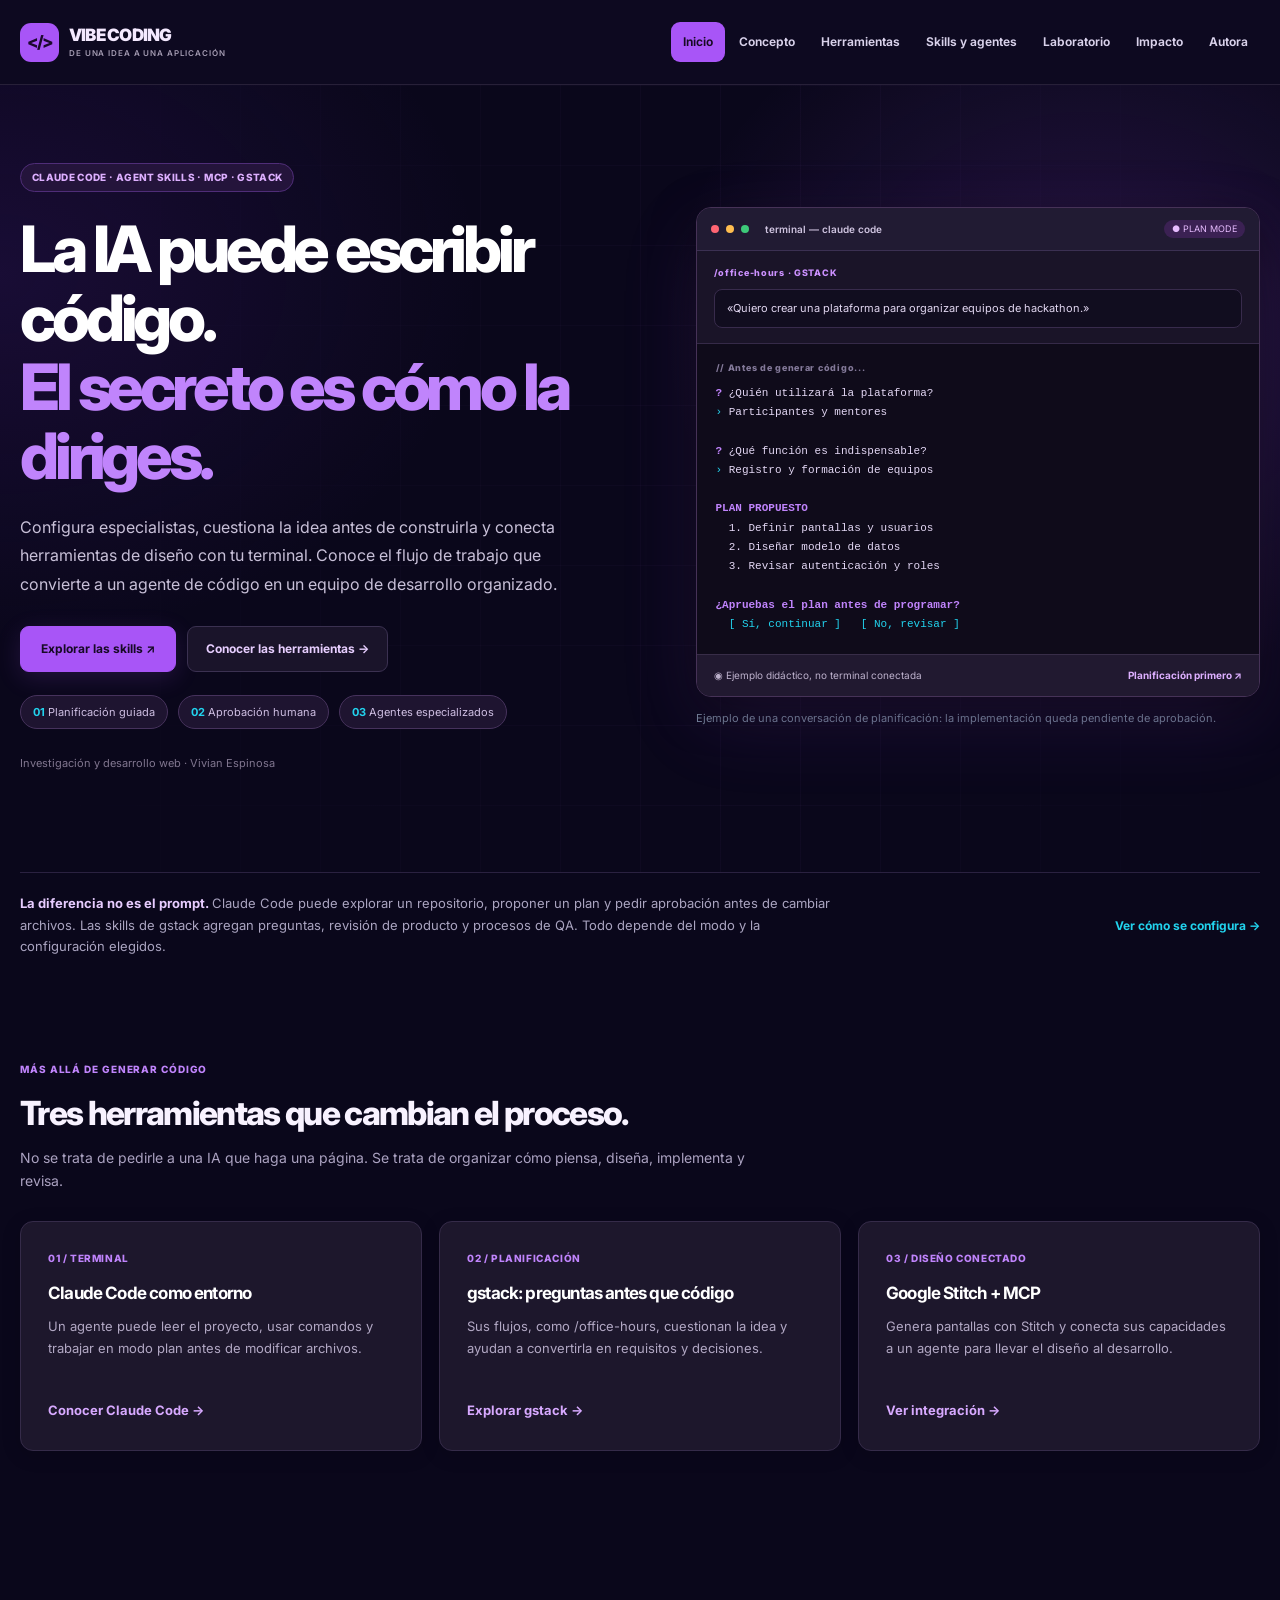
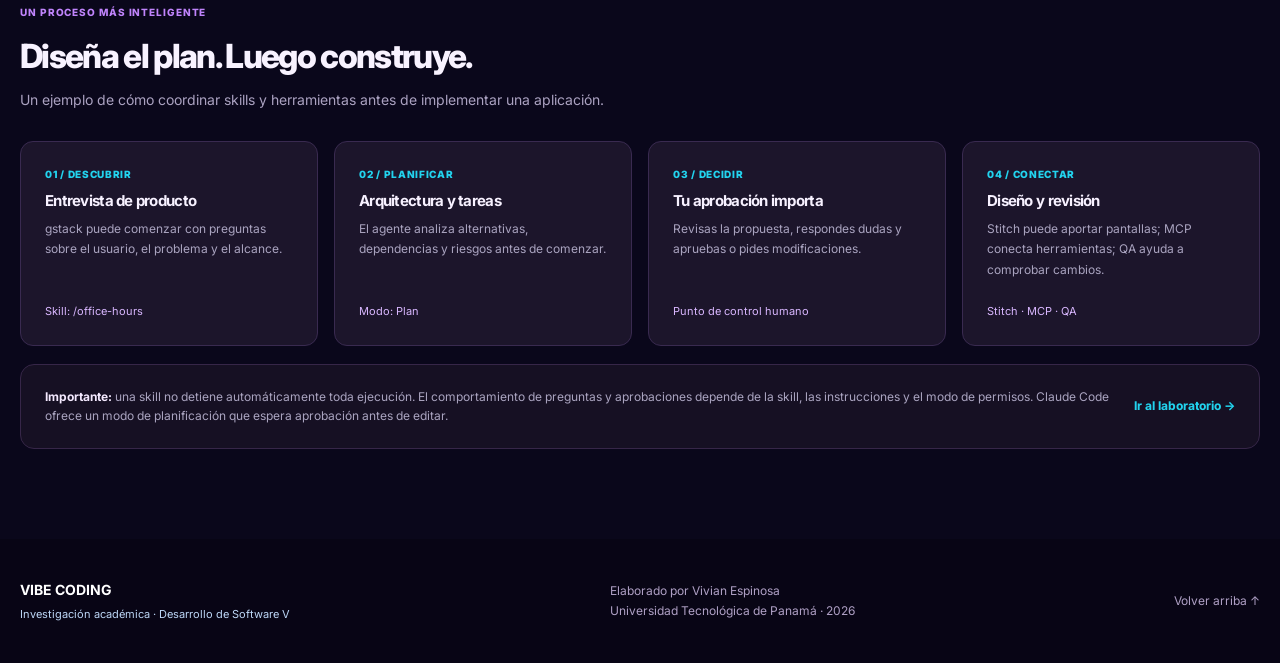
<file: index.html>
<!DOCTYPE html>
<html lang="es">
 <head>
  <meta charset="utf-8"/>
  <meta content="width=device-width,initial-scale=1" name="viewport"/>
  <meta content="Sitio educativo de Vivian Espinosa sobre Vibe Coding, desarrollo con inteligencia artificial y agentes." name="description"/>
  <title>
   Inicio | Vibe Coding
  </title>
  <link href="css/estilos.css" rel="stylesheet"/>
  <script defer="" src="js/app.js">
  </script>
 </head>
 <body>
  <a class="skip-link" href="#contenido">
   Saltar al contenido
  </a>
  <header class="site-header">
   <div class="container header-layout">
    <a class="brand" href="index.html">
     <span class="brand-icon">
      &lt;/&gt;
     </span>
     <span>
      VIBE CODING
      <span class="brand-subtitle">
       De una idea a una aplicaci&oacute;n
      </span>
     </span>
    </a>
    <button aria-controls="menu" aria-expanded="false" class="nav-toggle" type="button">
     Men&uacute; ☰
    </button>
    <nav aria-label="Navegaci&oacute;n principal" id="menu">
     <ul class="nav-list">
      <li>
       <a aria-current="page" class="activo" href="index.html">
        Inicio
       </a>
      </li>
      <li>
       <a class="" href="concepto.html">
        Concepto
       </a>
      </li>
      <li>
       <a class="" href="herramientas.html">
        Herramientas
       </a>
      </li>
      <li>
       <a class="" href="skills.html">
        Skills y agentes
       </a>
      </li>
      <li>
       <a class="" href="laboratorio.html">
        Laboratorio
       </a>
      </li>
      <li>
       <a class="" href="impacto.html">
        Impacto
       </a>
      </li>
      <li>
       <a class="" href="autor.html">
        Autora
       </a>
      </li>
     </ul>
    </nav>
   </div>
  </header>
  <main class="container" id="contenido">
   <section class="hero">
    <div class="hero-copy">
     <p class="eyebrow">
      CLAUDE CODE &middot; AGENT SKILLS &middot; MCP &middot; GSTACK
     </p>
     <h1>
      La IA puede escribir c&oacute;digo.
      <br/>
      <span>
       El secreto es c&oacute;mo la diriges.
      </span>
     </h1>
     <p class="lead">
      Configura especialistas, cuestiona la idea antes de construirla y conecta herramientas de dise&ntilde;o con tu terminal. Conoce el flujo de trabajo que convierte a un agente de c&oacute;digo en un equipo de desarrollo organizado.
     </p>
     <div class="actions">
      <a class="button" href="skills.html">
       Explorar las skills &nearrow;
      </a>
      <a class="text-link" href="herramientas.html">
       Conocer las herramientas &rarr;
      </a>
     </div>
     <ul aria-label="Conceptos clave" class="quick-steps">
      <li>
       <strong>
        01
       </strong>
       Planificaci&oacute;n guiada
      </li>
      <li>
       <strong>
        02
       </strong>
       Aprobaci&oacute;n humana
      </li>
      <li>
       <strong>
        03
       </strong>
       Agentes especializados
      </li>
     </ul>
     <p class="note">
      Investigaci&oacute;n y desarrollo web &middot; Vivian Espinosa
     </p>
    </div>
    <figure class="hero-figure">
     <div aria-label="Simulaci&oacute;n educativa de planificaci&oacute;n con Claude Code" class="code-demo">
      <div class="code-demo-bar">
       <span class="code-dot">
       </span>
       <span class="code-dot">
       </span>
       <span class="code-dot">
       </span>
       <span class="code-demo-title">
        terminal &mdash; claude code
       </span>
       <span class="code-status">
        ● PLAN MODE
       </span>
      </div>
      <div class="code-demo-prompt">
       <div class="code-demo-label">
        /office-hours &middot; GSTACK
       </div>
       <div class="code-demo-instruction">
        &laquo;Quiero crear una plataforma para organizar equipos de hackathon.&raquo;
       </div>
      </div>
      <div class="code-demo-editor">
       <div class="code-demo-label">
        // Antes de generar c&oacute;digo...
       </div>
       <pre><span class="kw">?</span> &iquest;Qui&eacute;n utilizar&aacute; la plataforma?
<span class="str">&rsaquo;</span> Participantes y mentores

<span class="kw">?</span> &iquest;Qu&eacute; funci&oacute;n es indispensable?
<span class="str">&rsaquo;</span> Registro y formaci&oacute;n de equipos

<span class="kw">PLAN PROPUESTO</span>
  1. Definir pantallas y usuarios
  2. Dise&ntilde;ar modelo de datos
  3. Revisar autenticaci&oacute;n y roles

<span class="kw">&iquest;Apruebas el plan antes de programar?</span>
<span class="str">  [ S&iacute;, continuar ]   [ No, revisar ]</span></pre>
      </div>
      <div class="code-demo-footer">
       <span>
        ◉ Ejemplo did&aacute;ctico, no terminal conectada
       </span>
       <b>
        Planificaci&oacute;n primero &nearrow;
       </b>
      </div>
     </div>
     <figcaption>
      Ejemplo de una conversaci&oacute;n de planificaci&oacute;n: la implementaci&oacute;n queda pendiente de aprobaci&oacute;n.
     </figcaption>
    </figure>
   </section>
   <section aria-label="Clave del flujo de trabajo" class="feature-band">
    <div class="feature-inner">
     <p>
      <strong>
       La diferencia no es el prompt.
      </strong>
      Claude Code puede explorar un repositorio, proponer un plan y pedir aprobaci&oacute;n antes de cambiar archivos. Las skills de gstack agregan preguntas, revisi&oacute;n de producto y procesos de QA. Todo depende del modo y la configuraci&oacute;n elegidos.
     </p>
     <a href="skills.html">
      Ver c&oacute;mo se configura &rarr;
     </a>
    </div>
   </section>
   <section class="section">
    <div class="section-heading">
     <p class="eyebrow">
      M&Aacute;S ALL&Aacute; DE GENERAR C&Oacute;DIGO
     </p>
     <h2>
      Tres herramientas que cambian el proceso.
     </h2>
     <p>
      No se trata de pedirle a una IA que haga una p&aacute;gina. Se trata de organizar c&oacute;mo piensa, dise&ntilde;a, implementa y revisa.
     </p>
    </div>
    <div class="card-list">
     <article class="card">
      <span class="card-number">
       01 / TERMINAL
      </span>
      <h3>
       Claude Code como entorno
      </h3>
      <p>
       Un agente puede leer el proyecto, usar comandos y trabajar en modo plan antes de modificar archivos.
      </p>
      <a class="text-link" href="herramientas.html">
       Conocer Claude Code &rarr;
      </a>
     </article>
     <article class="card">
      <span class="card-number">
       02 / PLANIFICACI&Oacute;N
      </span>
      <h3>
       gstack: preguntas antes que c&oacute;digo
      </h3>
      <p>
       Sus flujos, como /office-hours, cuestionan la idea y ayudan a convertirla en requisitos y decisiones.
      </p>
      <a class="text-link" href="skills.html">
       Explorar gstack &rarr;
      </a>
     </article>
     <article class="card">
      <span class="card-number">
       03 / DISE&Ntilde;O CONECTADO
      </span>
      <h3>
       Google Stitch + MCP
      </h3>
      <p>
       Genera pantallas con Stitch y conecta sus capacidades a un agente para llevar el dise&ntilde;o al desarrollo.
      </p>
      <a class="text-link" href="herramientas.html">
       Ver integraci&oacute;n &rarr;
      </a>
     </article>
    </div>
   </section>
   <section class="section alt">
    <div class="section-heading">
     <p class="eyebrow">
      UN PROCESO M&Aacute;S INTELIGENTE
     </p>
     <h2>
      Dise&ntilde;a el plan. Luego construye.
     </h2>
     <p>
      Un ejemplo de c&oacute;mo coordinar skills y herramientas antes de implementar una aplicaci&oacute;n.
     </p>
    </div>
    <div class="knowledge-flow">
     <article class="flow-step">
      <span class="flow-num">
       01 / DESCUBRIR
      </span>
      <h3>
       Entrevista de producto
      </h3>
      <p>
       gstack puede comenzar con preguntas sobre el usuario, el problema y el alcance.
      </p>
      <em>
       Skill: /office-hours
      </em>
     </article>
     <article class="flow-step">
      <span class="flow-num">
       02 / PLANIFICAR
      </span>
      <h3>
       Arquitectura y tareas
      </h3>
      <p>
       El agente analiza alternativas, dependencias y riesgos antes de comenzar.
      </p>
      <em>
       Modo: Plan
      </em>
     </article>
     <article class="flow-step">
      <span class="flow-num">
       03 / DECIDIR
      </span>
      <h3>
       Tu aprobaci&oacute;n importa
      </h3>
      <p>
       Revisas la propuesta, respondes dudas y apruebas o pides modificaciones.
      </p>
      <em>
       Punto de control humano
      </em>
     </article>
     <article class="flow-step">
      <span class="flow-num">
       04 / CONECTAR
      </span>
      <h3>
       Dise&ntilde;o y revisi&oacute;n
      </h3>
      <p>
       Stitch puede aportar pantallas; MCP conecta herramientas; QA ayuda a comprobar cambios.
      </p>
      <em>
       Stitch &middot; MCP &middot; QA
      </em>
     </article>
    </div>
    <div class="approval-strip">
     <p>
      <strong>
       Importante:
      </strong>
      una skill no detiene autom&aacute;ticamente toda ejecuci&oacute;n. El comportamiento de preguntas y aprobaciones depende de la skill, las instrucciones y el modo de permisos. Claude Code ofrece un modo de planificaci&oacute;n que espera aprobaci&oacute;n antes de editar.
     </p>
     <a href="laboratorio.html">
      Ir al laboratorio &rarr;
     </a>
    </div>
   </section>
  </main>
  <footer class="site-footer">
   <div class="container footer-layout">
    <div>
     <strong>
      VIBE CODING
     </strong>
     <small>
      Investigaci&oacute;n acad&eacute;mica &middot; Desarrollo de Software V
     </small>
    </div>
    <p>
     Elaborado por Vivian Espinosa
     <br/>
     Universidad Tecnol&oacute;gica de Panam&aacute; &middot; 2026
    </p>
    <a href="#contenido">
     Volver arriba &uarr;
    </a>
   </div>
  </footer>
 </body>
</html>
</file>
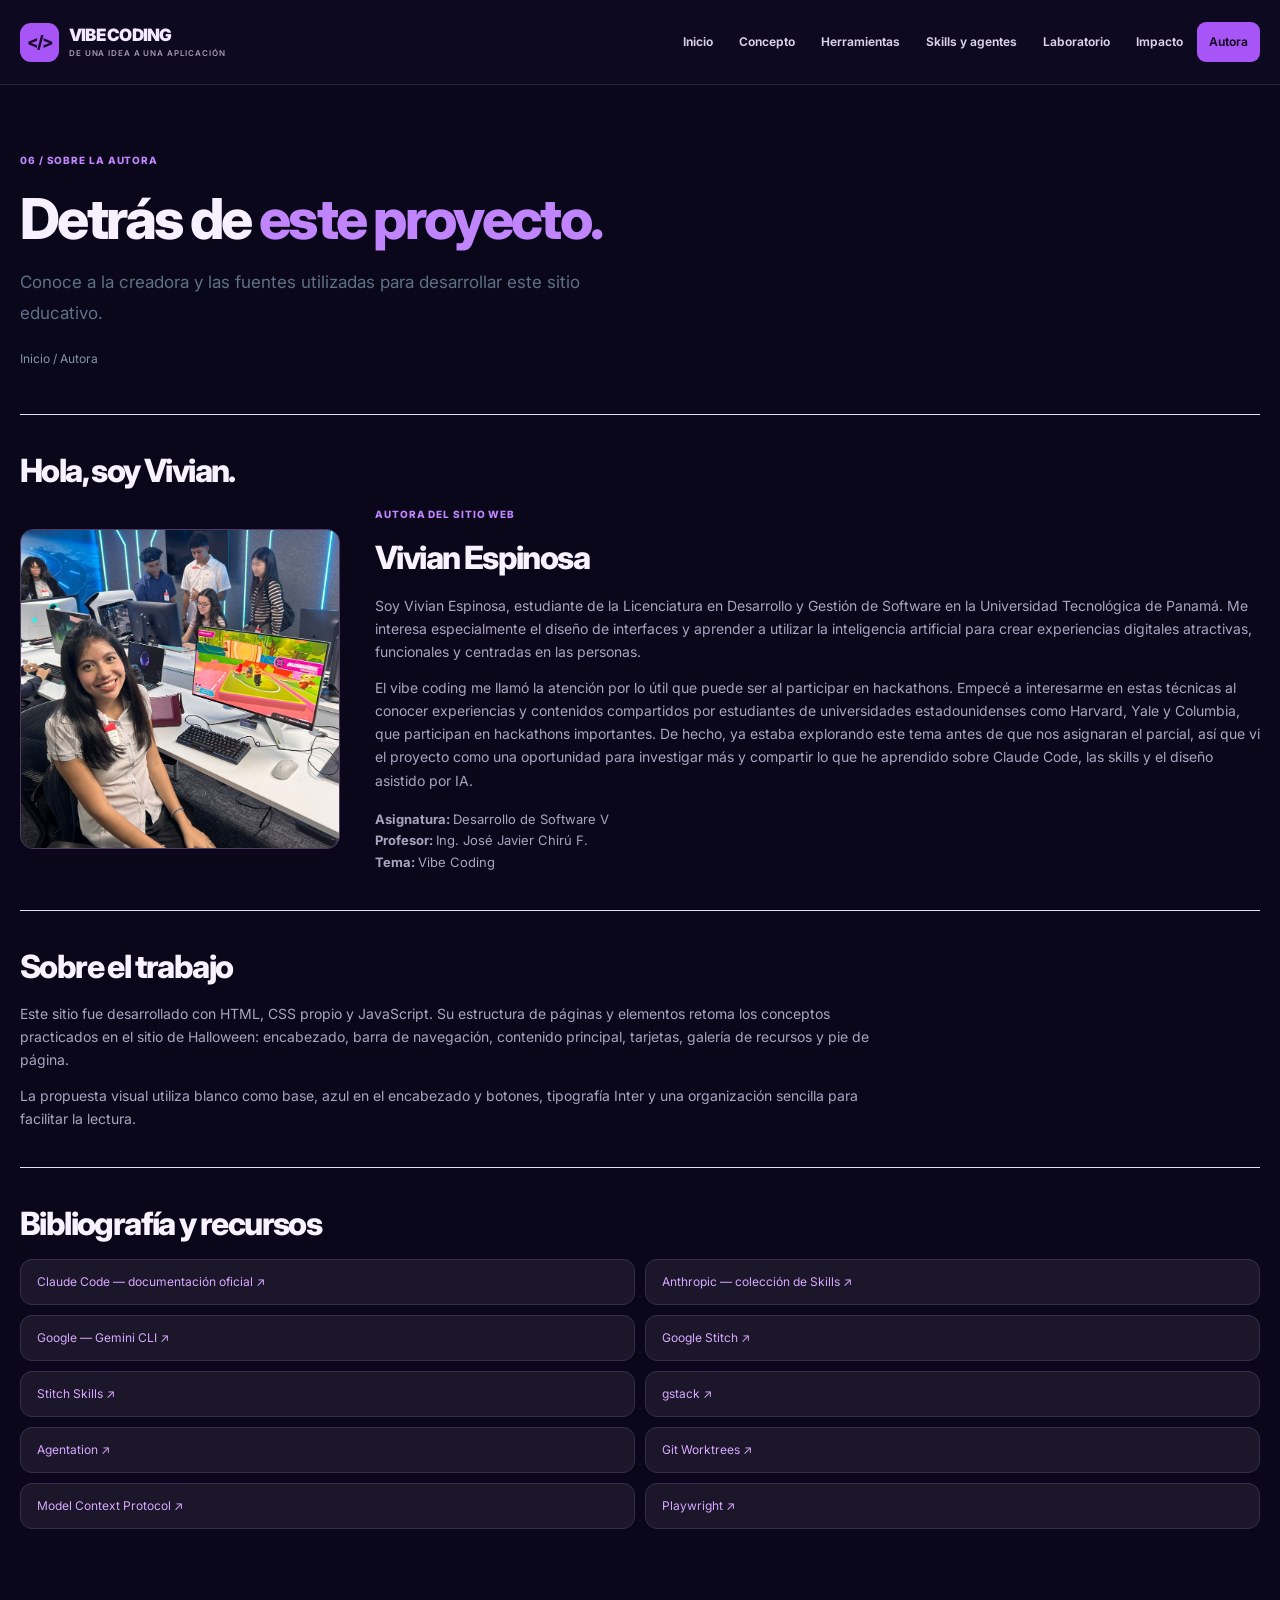
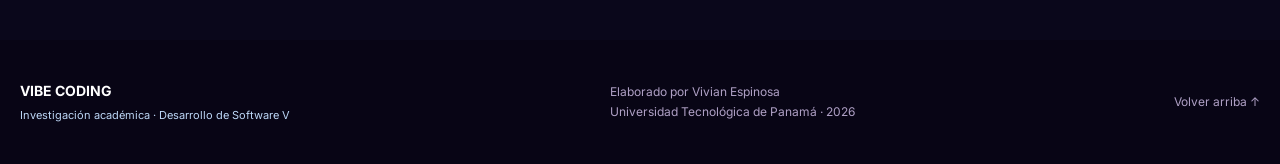
<file: autor.html>
<!DOCTYPE html>
<html lang="es">
 <head>
  <meta charset="utf-8"/>
  <meta content="width=device-width,initial-scale=1" name="viewport"/>
  <meta content="Sitio educativo de Vivian Espinosa sobre Vibe Coding, desarrollo con inteligencia artificial y agentes." name="description"/>
  <title>
   Autora | Vibe Coding
  </title>
  <link href="css/estilos.css" rel="stylesheet"/>
  <script defer="" src="js/app.js">
  </script>
 </head>
 <body>
  <a class="skip-link" href="#contenido">
   Saltar al contenido
  </a>
  <header class="site-header">
   <div class="container header-layout">
    <a class="brand" href="index.html">
     <span class="brand-icon">
      &lt;/&gt;
     </span>
     <span>
      VIBE CODING
      <span class="brand-subtitle">
       De una idea a una aplicaci&oacute;n
      </span>
     </span>
    </a>
    <button aria-controls="menu" aria-expanded="false" class="nav-toggle" type="button">
     Men&uacute; ☰
    </button>
    <nav aria-label="Navegaci&oacute;n principal" id="menu">
     <ul class="nav-list">
      <li>
       <a class="" href="index.html">
        Inicio
       </a>
      </li>
      <li>
       <a class="" href="concepto.html">
        Concepto
       </a>
      </li>
      <li>
       <a class="" href="herramientas.html">
        Herramientas
       </a>
      </li>
      <li>
       <a class="" href="skills.html">
        Skills y agentes
       </a>
      </li>
      <li>
       <a class="" href="laboratorio.html">
        Laboratorio
       </a>
      </li>
      <li>
       <a class="" href="impacto.html">
        Impacto
       </a>
      </li>
      <li>
       <a aria-current="page" class="activo" href="autor.html">
        Autora
       </a>
      </li>
     </ul>
    </nav>
   </div>
  </header>
  <main class="container" id="contenido">
   <section class="page-intro">
    <p class="eyebrow">
     06 / SOBRE LA AUTORA
    </p>
    <h1>
     Detr&aacute;s de
     <span>
      este proyecto.
     </span>
    </h1>
    <p class="lead">
     Conoce a la creadora y las fuentes utilizadas para desarrollar este sitio educativo.
    </p>
    <p class="breadcrumb">
     <a href="index.html">
      Inicio
     </a>
     / Autora
    </p>
   </section>
   <div class="content-area">
    <section class="content-block">
     <h2>
      Hola, soy Vivian.
     </h2>
     <div class="author">
      <img alt="Vivian Espinosa en un evento tecnol&oacute;gico" src="IMG/vivian-espinosa.jpg"/>
      <div>
       <p class="eyebrow">
        AUTORA DEL SITIO WEB
       </p>
       <h2>
        Vivian Espinosa
       </h2>
       <p>
        Soy Vivian Espinosa, estudiante de la Licenciatura en Desarrollo y Gesti&oacute;n de Software en la Universidad Tecnol&oacute;gica de Panam&aacute;. Me interesa especialmente el dise&ntilde;o de interfaces y aprender a utilizar la inteligencia artificial para crear experiencias digitales atractivas, funcionales y centradas en las personas.
       </p>
       <p style="margin-top:13px">
        El vibe coding me llam&oacute; la atenci&oacute;n por lo &uacute;til que puede ser al participar en hackathons. Empec&eacute; a interesarme en estas t&eacute;cnicas al conocer experiencias y contenidos compartidos por estudiantes de universidades estadounidenses como Harvard, Yale y Columbia, que participan en hackathons importantes. De hecho, ya estaba explorando este tema antes de que nos asignaran el parcial, as&iacute; que vi el proyecto como una oportunidad para investigar m&aacute;s y compartir lo que he aprendido sobre Claude Code, las skills y el dise&ntilde;o asistido por IA.
       </p>
       <p style="margin-top:17px;font-size:13px">
        <strong>
         Asignatura:
        </strong>
        Desarrollo de Software V
        <br/>
        <strong>
         Profesor:
        </strong>
        Ing. Jos&eacute; Javier Chir&uacute; F.
        <br/>
        <strong>
         Tema:
        </strong>
        Vibe Coding
       </p>
      </div>
     </div>
    </section>
    <section class="content-block">
     <h2>
      Sobre el trabajo
     </h2>
     <p>
      Este sitio fue desarrollado con HTML, CSS propio y JavaScript. Su estructura de p&aacute;ginas y elementos retoma los conceptos practicados en el sitio de Halloween: encabezado, barra de navegaci&oacute;n, contenido principal, tarjetas, galer&iacute;a de recursos y pie de p&aacute;gina.
     </p>
     <p>
      La propuesta visual utiliza blanco como base, azul en el encabezado y botones, tipograf&iacute;a Inter y una organizaci&oacute;n sencilla para facilitar la lectura.
     </p>
    </section>
    <section class="content-block">
     <h2>
      Bibliograf&iacute;a y recursos
     </h2>
     <div class="source-list">
      <a href="https://code.claude.com/docs/en/overview" rel="noopener noreferrer" target="_blank">
       Claude Code &mdash; documentaci&oacute;n oficial &nearrow;
      </a>
      <a href="https://github.com/anthropics/skills" rel="noopener noreferrer" target="_blank">
       Anthropic &mdash; colecci&oacute;n de Skills &nearrow;
      </a>
      <a href="https://github.com/google-gemini/gemini-cli" rel="noopener noreferrer" target="_blank">
       Google &mdash; Gemini CLI &nearrow;
      </a>
      <a href="https://stitch.withgoogle.com/" rel="noopener noreferrer" target="_blank">
       Google Stitch &nearrow;
      </a>
      <a href="https://github.com/google-labs-code/stitch-skills" rel="noopener noreferrer" target="_blank">
       Stitch Skills &nearrow;
      </a>
      <a href="https://github.com/garrytan/gstack" rel="noopener noreferrer" target="_blank">
       gstack &nearrow;
      </a>
      <a href="https://github.com/benjitaylor/agentation" rel="noopener noreferrer" target="_blank">
       Agentation &nearrow;
      </a>
      <a href="https://git-scm.com/docs/git-worktree" rel="noopener noreferrer" target="_blank">
       Git Worktrees &nearrow;
      </a>
      <a href="https://modelcontextprotocol.io/" rel="noopener noreferrer" target="_blank">
       Model Context Protocol &nearrow;
      </a>
      <a href="https://playwright.dev/" rel="noopener noreferrer" target="_blank">
       Playwright &nearrow;
      </a>
     </div>
    </section>
   </div>
  </main>
  <footer class="site-footer">
   <div class="container footer-layout">
    <div>
     <strong>
      VIBE CODING
     </strong>
     <small>
      Investigaci&oacute;n acad&eacute;mica &middot; Desarrollo de Software V
     </small>
    </div>
    <p>
     Elaborado por Vivian Espinosa
     <br/>
     Universidad Tecnol&oacute;gica de Panam&aacute; &middot; 2026
    </p>
    <a href="#contenido">
     Volver arriba &uarr;
    </a>
   </div>
  </footer>
 </body>
</html>
</file>
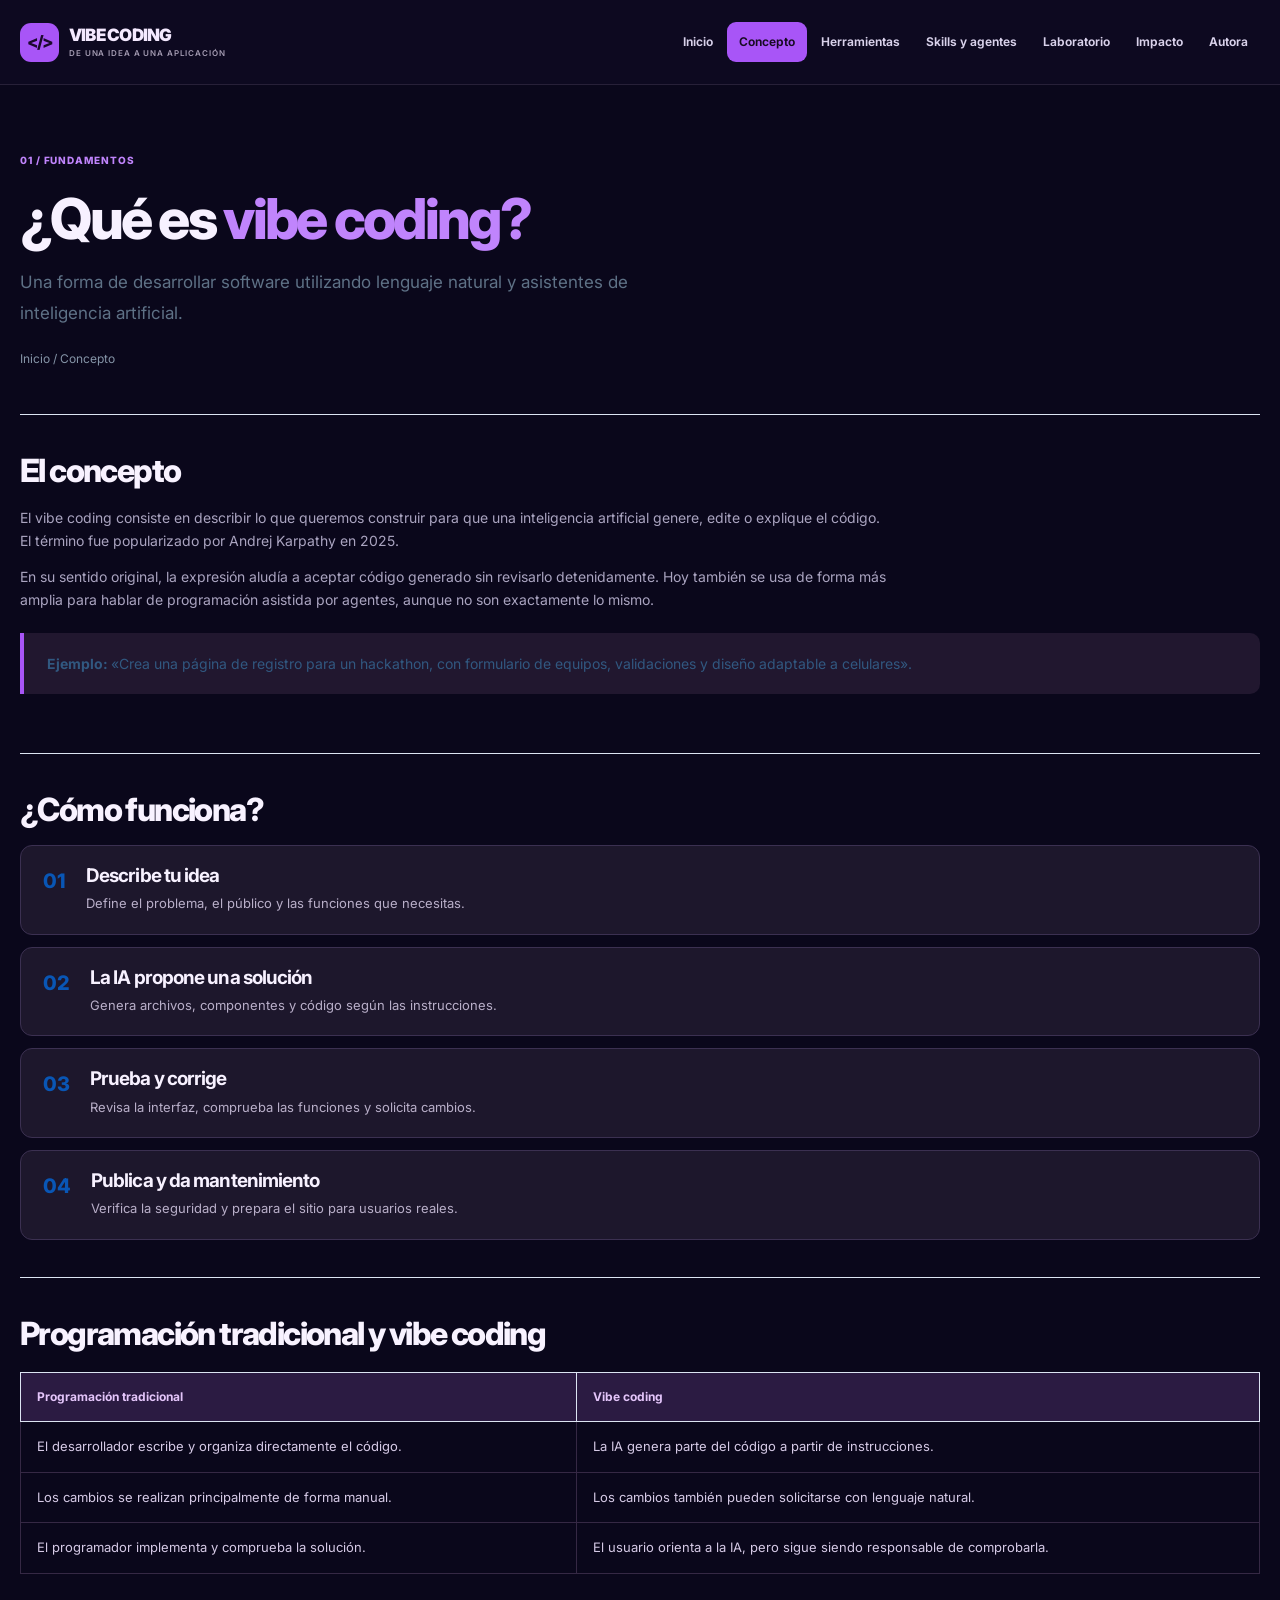
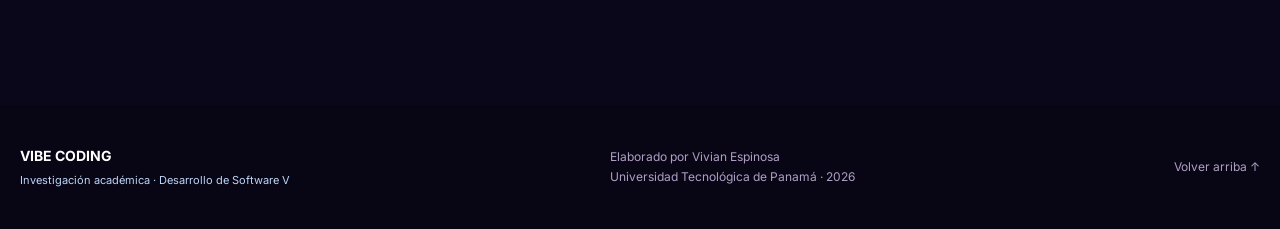
<file: concepto.html>
<!DOCTYPE html>
<html lang="es">
 <head>
  <meta charset="utf-8"/>
  <meta content="width=device-width,initial-scale=1" name="viewport"/>
  <meta content="Sitio educativo de Vivian Espinosa sobre Vibe Coding, desarrollo con inteligencia artificial y agentes." name="description"/>
  <title>
   Concepto | Vibe Coding
  </title>
  <link href="css/estilos.css" rel="stylesheet"/>
  <script defer="" src="js/app.js">
  </script>
 </head>
 <body>
  <a class="skip-link" href="#contenido">
   Saltar al contenido
  </a>
  <header class="site-header">
   <div class="container header-layout">
    <a class="brand" href="index.html">
     <span class="brand-icon">
      &lt;/&gt;
     </span>
     <span>
      VIBE CODING
      <span class="brand-subtitle">
       De una idea a una aplicaci&oacute;n
      </span>
     </span>
    </a>
    <button aria-controls="menu" aria-expanded="false" class="nav-toggle" type="button">
     Men&uacute; ☰
    </button>
    <nav aria-label="Navegaci&oacute;n principal" id="menu">
     <ul class="nav-list">
      <li>
       <a class="" href="index.html">
        Inicio
       </a>
      </li>
      <li>
       <a aria-current="page" class="activo" href="concepto.html">
        Concepto
       </a>
      </li>
      <li>
       <a class="" href="herramientas.html">
        Herramientas
       </a>
      </li>
      <li>
       <a class="" href="skills.html">
        Skills y agentes
       </a>
      </li>
      <li>
       <a class="" href="laboratorio.html">
        Laboratorio
       </a>
      </li>
      <li>
       <a class="" href="impacto.html">
        Impacto
       </a>
      </li>
      <li>
       <a class="" href="autor.html">
        Autora
       </a>
      </li>
     </ul>
    </nav>
   </div>
  </header>
  <main class="container" id="contenido">
   <section class="page-intro">
    <p class="eyebrow">
     01 / FUNDAMENTOS
    </p>
    <h1>
     &iquest;Qu&eacute; es
     <span>
      vibe coding?
     </span>
    </h1>
    <p class="lead">
     Una forma de desarrollar software utilizando lenguaje natural y asistentes de inteligencia artificial.
    </p>
    <p class="breadcrumb">
     <a href="index.html">
      Inicio
     </a>
     / Concepto
    </p>
   </section>
   <div class="content-area">
    <section class="content-block">
     <h2>
      El concepto
     </h2>
     <p>
      El vibe coding consiste en describir lo que queremos construir para que una inteligencia artificial genere, edite o explique el c&oacute;digo. El t&eacute;rmino fue popularizado por Andrej Karpathy en 2025.
     </p>
     <p>
      En su sentido original, la expresi&oacute;n alud&iacute;a a aceptar c&oacute;digo generado sin revisarlo detenidamente. Hoy tambi&eacute;n se usa de forma m&aacute;s amplia para hablar de programaci&oacute;n asistida por agentes, aunque no son exactamente lo mismo.
     </p>
     <div class="soft-box">
      <p>
       <strong>
        Ejemplo:
       </strong>
       &laquo;Crea una p&aacute;gina de registro para un hackathon, con formulario de equipos, validaciones y dise&ntilde;o adaptable a celulares&raquo;.
      </p>
     </div>
    </section>
    <section class="content-block">
     <h2>
      &iquest;C&oacute;mo funciona?
     </h2>
     <div class="steps">
      <div class="step">
       <div>
        <h3>
         Describe tu idea
        </h3>
        <p>
         Define el problema, el p&uacute;blico y las funciones que necesitas.
        </p>
       </div>
      </div>
      <div class="step">
       <div>
        <h3>
         La IA propone una soluci&oacute;n
        </h3>
        <p>
         Genera archivos, componentes y c&oacute;digo seg&uacute;n las instrucciones.
        </p>
       </div>
      </div>
      <div class="step">
       <div>
        <h3>
         Prueba y corrige
        </h3>
        <p>
         Revisa la interfaz, comprueba las funciones y solicita cambios.
        </p>
       </div>
      </div>
      <div class="step">
       <div>
        <h3>
         Publica y da mantenimiento
        </h3>
        <p>
         Verifica la seguridad y prepara el sitio para usuarios reales.
        </p>
       </div>
      </div>
     </div>
    </section>
    <section class="content-block">
     <h2>
      Programaci&oacute;n tradicional y vibe coding
     </h2>
     <table class="simple-table">
      <tr>
       <th>
        Programaci&oacute;n tradicional
       </th>
       <th>
        Vibe coding
       </th>
      </tr>
      <tr>
       <td>
        El desarrollador escribe y organiza directamente el c&oacute;digo.
       </td>
       <td>
        La IA genera parte del c&oacute;digo a partir de instrucciones.
       </td>
      </tr>
      <tr>
       <td>
        Los cambios se realizan principalmente de forma manual.
       </td>
       <td>
        Los cambios tambi&eacute;n pueden solicitarse con lenguaje natural.
       </td>
      </tr>
      <tr>
       <td>
        El programador implementa y comprueba la soluci&oacute;n.
       </td>
       <td>
        El usuario orienta a la IA, pero sigue siendo responsable de comprobarla.
       </td>
      </tr>
     </table>
    </section>
   </div>
  </main>
  <footer class="site-footer">
   <div class="container footer-layout">
    <div>
     <strong>
      VIBE CODING
     </strong>
     <small>
      Investigaci&oacute;n acad&eacute;mica &middot; Desarrollo de Software V
     </small>
    </div>
    <p>
     Elaborado por Vivian Espinosa
     <br/>
     Universidad Tecnol&oacute;gica de Panam&aacute; &middot; 2026
    </p>
    <a href="#contenido">
     Volver arriba &uarr;
    </a>
   </div>
  </footer>
 </body>
</html>
</file>
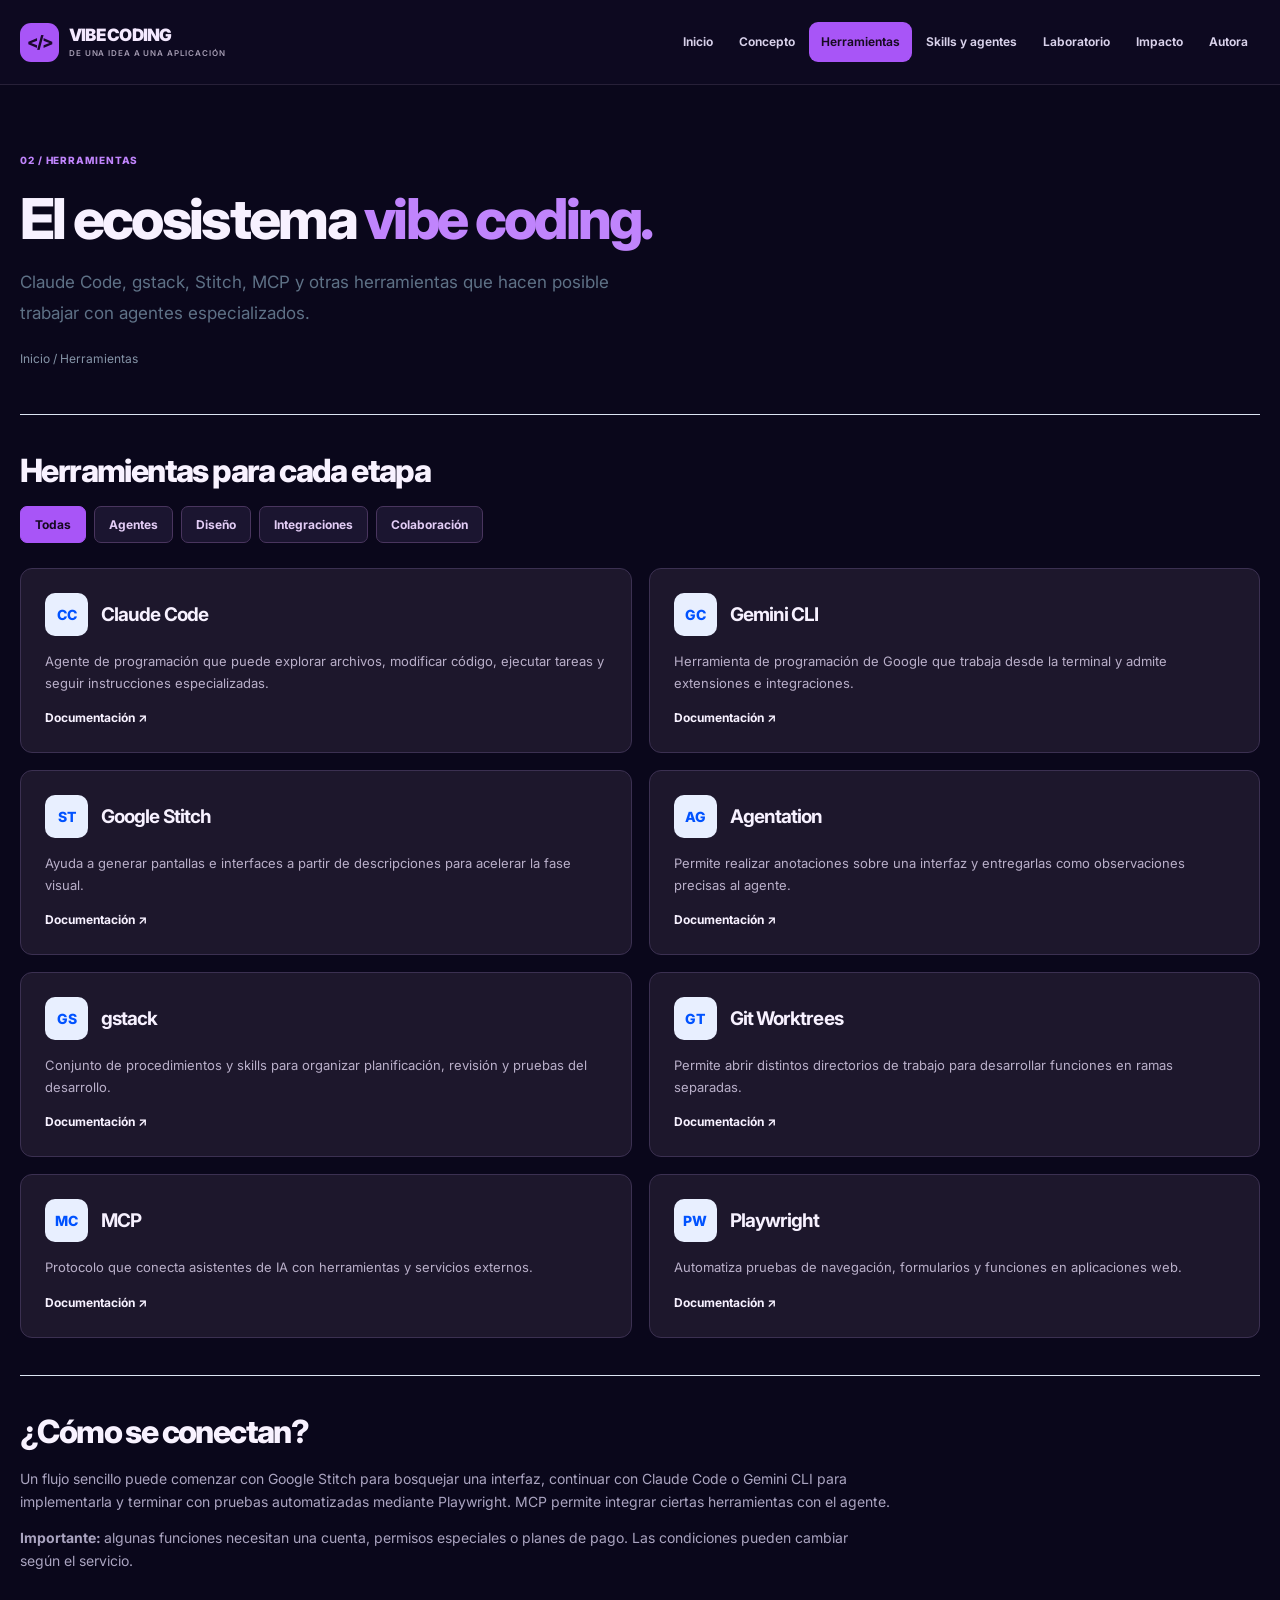
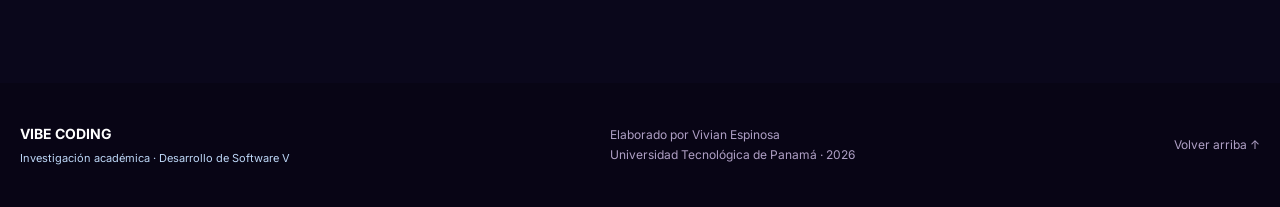
<file: herramientas.html>
<!DOCTYPE html>
<html lang="es">
 <head>
  <meta charset="utf-8"/>
  <meta content="width=device-width,initial-scale=1" name="viewport"/>
  <meta content="Sitio educativo de Vivian Espinosa sobre Vibe Coding, desarrollo con inteligencia artificial y agentes." name="description"/>
  <title>
   Herramientas | Vibe Coding
  </title>
  <link href="css/estilos.css" rel="stylesheet"/>
  <script defer="" src="js/app.js">
  </script>
 </head>
 <body>
  <a class="skip-link" href="#contenido">
   Saltar al contenido
  </a>
  <header class="site-header">
   <div class="container header-layout">
    <a class="brand" href="index.html">
     <span class="brand-icon">
      &lt;/&gt;
     </span>
     <span>
      VIBE CODING
      <span class="brand-subtitle">
       De una idea a una aplicaci&oacute;n
      </span>
     </span>
    </a>
    <button aria-controls="menu" aria-expanded="false" class="nav-toggle" type="button">
     Men&uacute; ☰
    </button>
    <nav aria-label="Navegaci&oacute;n principal" id="menu">
     <ul class="nav-list">
      <li>
       <a class="" href="index.html">
        Inicio
       </a>
      </li>
      <li>
       <a class="" href="concepto.html">
        Concepto
       </a>
      </li>
      <li>
       <a aria-current="page" class="activo" href="herramientas.html">
        Herramientas
       </a>
      </li>
      <li>
       <a class="" href="skills.html">
        Skills y agentes
       </a>
      </li>
      <li>
       <a class="" href="laboratorio.html">
        Laboratorio
       </a>
      </li>
      <li>
       <a class="" href="impacto.html">
        Impacto
       </a>
      </li>
      <li>
       <a class="" href="autor.html">
        Autora
       </a>
      </li>
     </ul>
    </nav>
   </div>
  </header>
  <main class="container" id="contenido">
   <section class="page-intro">
    <p class="eyebrow">
     02 / HERRAMIENTAS
    </p>
    <h1>
     El ecosistema
     <span>
      vibe coding.
     </span>
    </h1>
    <p class="lead">
     Claude Code, gstack, Stitch, MCP y otras herramientas que hacen posible trabajar con agentes especializados.
    </p>
    <p class="breadcrumb">
     <a href="index.html">
      Inicio
     </a>
     / Herramientas
    </p>
   </section>
   <div class="content-area">
    <section class="content-block">
     <h2>
      Herramientas para cada etapa
     </h2>
     <div aria-label="Filtrar herramientas" class="filter-row">
      <button aria-pressed="true" class="chip active" data-filter="todos" type="button">
       Todas
      </button>
      <button aria-pressed="false" class="chip" data-filter="agentes" type="button">
       Agentes
      </button>
      <button aria-pressed="false" class="chip" data-filter="diseno" type="button">
       Dise&ntilde;o
      </button>
      <button aria-pressed="false" class="chip" data-filter="integracion" type="button">
       Integraciones
      </button>
      <button aria-pressed="false" class="chip" data-filter="colaboracion" type="button">
       Colaboraci&oacute;n
      </button>
     </div>
     <div class="tool-cards">
      <article class="tool" data-category="agentes">
       <div class="tool-top">
        <span class="tool-ico">
         CC
        </span>
        <h3>
         Claude Code
        </h3>
       </div>
       <p>
        Agente de programaci&oacute;n que puede explorar archivos, modificar c&oacute;digo, ejecutar tareas y seguir instrucciones especializadas.
       </p>
       <a href="https://code.claude.com/docs/en/overview" rel="noopener noreferrer" target="_blank">
        Documentaci&oacute;n &nearrow;
       </a>
      </article>
      <article class="tool" data-category="agentes">
       <div class="tool-top">
        <span class="tool-ico">
         GC
        </span>
        <h3>
         Gemini CLI
        </h3>
       </div>
       <p>
        Herramienta de programaci&oacute;n de Google que trabaja desde la terminal y admite extensiones e integraciones.
       </p>
       <a href="https://github.com/google-gemini/gemini-cli" rel="noopener noreferrer" target="_blank">
        Documentaci&oacute;n &nearrow;
       </a>
      </article>
      <article class="tool" data-category="diseno">
       <div class="tool-top">
        <span class="tool-ico">
         ST
        </span>
        <h3>
         Google Stitch
        </h3>
       </div>
       <p>
        Ayuda a generar pantallas e interfaces a partir de descripciones para acelerar la fase visual.
       </p>
       <a href="https://stitch.withgoogle.com/" rel="noopener noreferrer" target="_blank">
        Documentaci&oacute;n &nearrow;
       </a>
      </article>
      <article class="tool" data-category="diseno">
       <div class="tool-top">
        <span class="tool-ico">
         AG
        </span>
        <h3>
         Agentation
        </h3>
       </div>
       <p>
        Permite realizar anotaciones sobre una interfaz y entregarlas como observaciones precisas al agente.
       </p>
       <a href="https://github.com/benjitaylor/agentation" rel="noopener noreferrer" target="_blank">
        Documentaci&oacute;n &nearrow;
       </a>
      </article>
      <article class="tool" data-category="agentes">
       <div class="tool-top">
        <span class="tool-ico">
         GS
        </span>
        <h3>
         gstack
        </h3>
       </div>
       <p>
        Conjunto de procedimientos y skills para organizar planificaci&oacute;n, revisi&oacute;n y pruebas del desarrollo.
       </p>
       <a href="https://github.com/garrytan/gstack" rel="noopener noreferrer" target="_blank">
        Documentaci&oacute;n &nearrow;
       </a>
      </article>
      <article class="tool" data-category="colaboracion">
       <div class="tool-top">
        <span class="tool-ico">
         GT
        </span>
        <h3>
         Git Worktrees
        </h3>
       </div>
       <p>
        Permite abrir distintos directorios de trabajo para desarrollar funciones en ramas separadas.
       </p>
       <a href="https://git-scm.com/docs/git-worktree" rel="noopener noreferrer" target="_blank">
        Documentaci&oacute;n &nearrow;
       </a>
      </article>
      <article class="tool" data-category="integracion">
       <div class="tool-top">
        <span class="tool-ico">
         MC
        </span>
        <h3>
         MCP
        </h3>
       </div>
       <p>
        Protocolo que conecta asistentes de IA con herramientas y servicios externos.
       </p>
       <a href="https://modelcontextprotocol.io/" rel="noopener noreferrer" target="_blank">
        Documentaci&oacute;n &nearrow;
       </a>
      </article>
      <article class="tool" data-category="integracion">
       <div class="tool-top">
        <span class="tool-ico">
         PW
        </span>
        <h3>
         Playwright
        </h3>
       </div>
       <p>
        Automatiza pruebas de navegaci&oacute;n, formularios y funciones en aplicaciones web.
       </p>
       <a href="https://playwright.dev/" rel="noopener noreferrer" target="_blank">
        Documentaci&oacute;n &nearrow;
       </a>
      </article>
     </div>
    </section>
    <section class="content-block">
     <h2>
      &iquest;C&oacute;mo se conectan?
     </h2>
     <p>
      Un flujo sencillo puede comenzar con Google Stitch para bosquejar una interfaz, continuar con Claude Code o Gemini CLI para implementarla y terminar con pruebas automatizadas mediante Playwright. MCP permite integrar ciertas herramientas con el agente.
     </p>
     <p>
      <strong>
       Importante:
      </strong>
      algunas funciones necesitan una cuenta, permisos especiales o planes de pago. Las condiciones pueden cambiar seg&uacute;n el servicio.
     </p>
    </section>
   </div>
  </main>
  <footer class="site-footer">
   <div class="container footer-layout">
    <div>
     <strong>
      VIBE CODING
     </strong>
     <small>
      Investigaci&oacute;n acad&eacute;mica &middot; Desarrollo de Software V
     </small>
    </div>
    <p>
     Elaborado por Vivian Espinosa
     <br/>
     Universidad Tecnol&oacute;gica de Panam&aacute; &middot; 2026
    </p>
    <a href="#contenido">
     Volver arriba &uarr;
    </a>
   </div>
  </footer>
 </body>
</html>
</file>
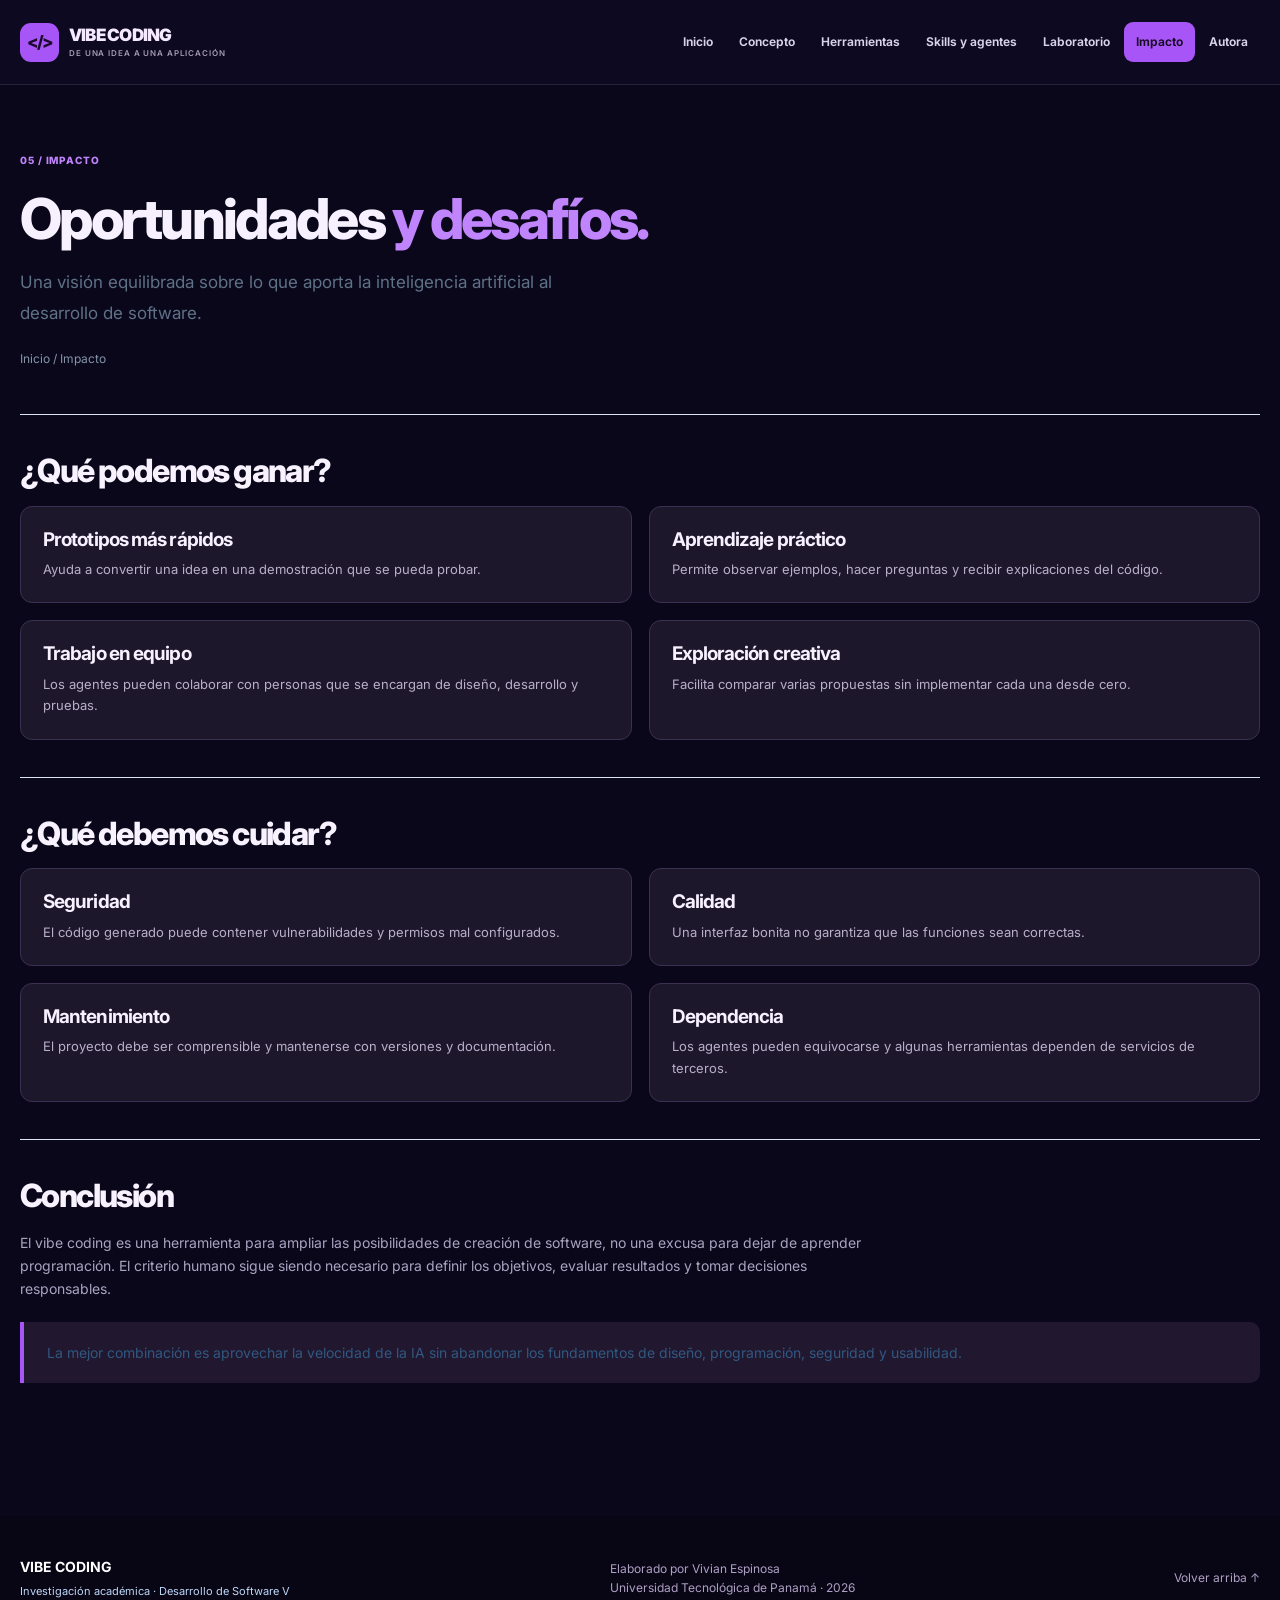
<file: impacto.html>
<!DOCTYPE html>
<html lang="es">
 <head>
  <meta charset="utf-8"/>
  <meta content="width=device-width,initial-scale=1" name="viewport"/>
  <meta content="Sitio educativo de Vivian Espinosa sobre Vibe Coding, desarrollo con inteligencia artificial y agentes." name="description"/>
  <title>
   Impacto | Vibe Coding
  </title>
  <link href="css/estilos.css" rel="stylesheet"/>
  <script defer="" src="js/app.js">
  </script>
 </head>
 <body>
  <a class="skip-link" href="#contenido">
   Saltar al contenido
  </a>
  <header class="site-header">
   <div class="container header-layout">
    <a class="brand" href="index.html">
     <span class="brand-icon">
      &lt;/&gt;
     </span>
     <span>
      VIBE CODING
      <span class="brand-subtitle">
       De una idea a una aplicaci&oacute;n
      </span>
     </span>
    </a>
    <button aria-controls="menu" aria-expanded="false" class="nav-toggle" type="button">
     Men&uacute; ☰
    </button>
    <nav aria-label="Navegaci&oacute;n principal" id="menu">
     <ul class="nav-list">
      <li>
       <a class="" href="index.html">
        Inicio
       </a>
      </li>
      <li>
       <a class="" href="concepto.html">
        Concepto
       </a>
      </li>
      <li>
       <a class="" href="herramientas.html">
        Herramientas
       </a>
      </li>
      <li>
       <a class="" href="skills.html">
        Skills y agentes
       </a>
      </li>
      <li>
       <a class="" href="laboratorio.html">
        Laboratorio
       </a>
      </li>
      <li>
       <a aria-current="page" class="activo" href="impacto.html">
        Impacto
       </a>
      </li>
      <li>
       <a class="" href="autor.html">
        Autora
       </a>
      </li>
     </ul>
    </nav>
   </div>
  </header>
  <main class="container" id="contenido">
   <section class="page-intro">
    <p class="eyebrow">
     05 / IMPACTO
    </p>
    <h1>
     Oportunidades
     <span>
      y desaf&iacute;os.
     </span>
    </h1>
    <p class="lead">
     Una visi&oacute;n equilibrada sobre lo que aporta la inteligencia artificial al desarrollo de software.
    </p>
    <p class="breadcrumb">
     <a href="index.html">
      Inicio
     </a>
     / Impacto
    </p>
   </section>
   <div class="content-area">
    <section class="content-block">
     <h2>
      &iquest;Qu&eacute; podemos ganar?
     </h2>
     <div class="feature-grid">
      <div class="feature">
       <h3>
        Prototipos m&aacute;s r&aacute;pidos
       </h3>
       <p>
        Ayuda a convertir una idea en una demostraci&oacute;n que se pueda probar.
       </p>
      </div>
      <div class="feature">
       <h3>
        Aprendizaje pr&aacute;ctico
       </h3>
       <p>
        Permite observar ejemplos, hacer preguntas y recibir explicaciones del c&oacute;digo.
       </p>
      </div>
      <div class="feature">
       <h3>
        Trabajo en equipo
       </h3>
       <p>
        Los agentes pueden colaborar con personas que se encargan de dise&ntilde;o, desarrollo y pruebas.
       </p>
      </div>
      <div class="feature">
       <h3>
        Exploraci&oacute;n creativa
       </h3>
       <p>
        Facilita comparar varias propuestas sin implementar cada una desde cero.
       </p>
      </div>
     </div>
    </section>
    <section class="content-block">
     <h2>
      &iquest;Qu&eacute; debemos cuidar?
     </h2>
     <div class="feature-grid">
      <div class="feature">
       <h3>
        Seguridad
       </h3>
       <p>
        El c&oacute;digo generado puede contener vulnerabilidades y permisos mal configurados.
       </p>
      </div>
      <div class="feature">
       <h3>
        Calidad
       </h3>
       <p>
        Una interfaz bonita no garantiza que las funciones sean correctas.
       </p>
      </div>
      <div class="feature">
       <h3>
        Mantenimiento
       </h3>
       <p>
        El proyecto debe ser comprensible y mantenerse con versiones y documentaci&oacute;n.
       </p>
      </div>
      <div class="feature">
       <h3>
        Dependencia
       </h3>
       <p>
        Los agentes pueden equivocarse y algunas herramientas dependen de servicios de terceros.
       </p>
      </div>
     </div>
    </section>
    <section class="content-block">
     <h2>
      Conclusi&oacute;n
     </h2>
     <p>
      El vibe coding es una herramienta para ampliar las posibilidades de creaci&oacute;n de software, no una excusa para dejar de aprender programaci&oacute;n. El criterio humano sigue siendo necesario para definir los objetivos, evaluar resultados y tomar decisiones responsables.
     </p>
     <div class="soft-box">
      <p>
       La mejor combinaci&oacute;n es aprovechar la velocidad de la IA sin abandonar los fundamentos de dise&ntilde;o, programaci&oacute;n, seguridad y usabilidad.
      </p>
     </div>
    </section>
   </div>
  </main>
  <footer class="site-footer">
   <div class="container footer-layout">
    <div>
     <strong>
      VIBE CODING
     </strong>
     <small>
      Investigaci&oacute;n acad&eacute;mica &middot; Desarrollo de Software V
     </small>
    </div>
    <p>
     Elaborado por Vivian Espinosa
     <br/>
     Universidad Tecnol&oacute;gica de Panam&aacute; &middot; 2026
    </p>
    <a href="#contenido">
     Volver arriba &uarr;
    </a>
   </div>
  </footer>
 </body>
</html>
</file>
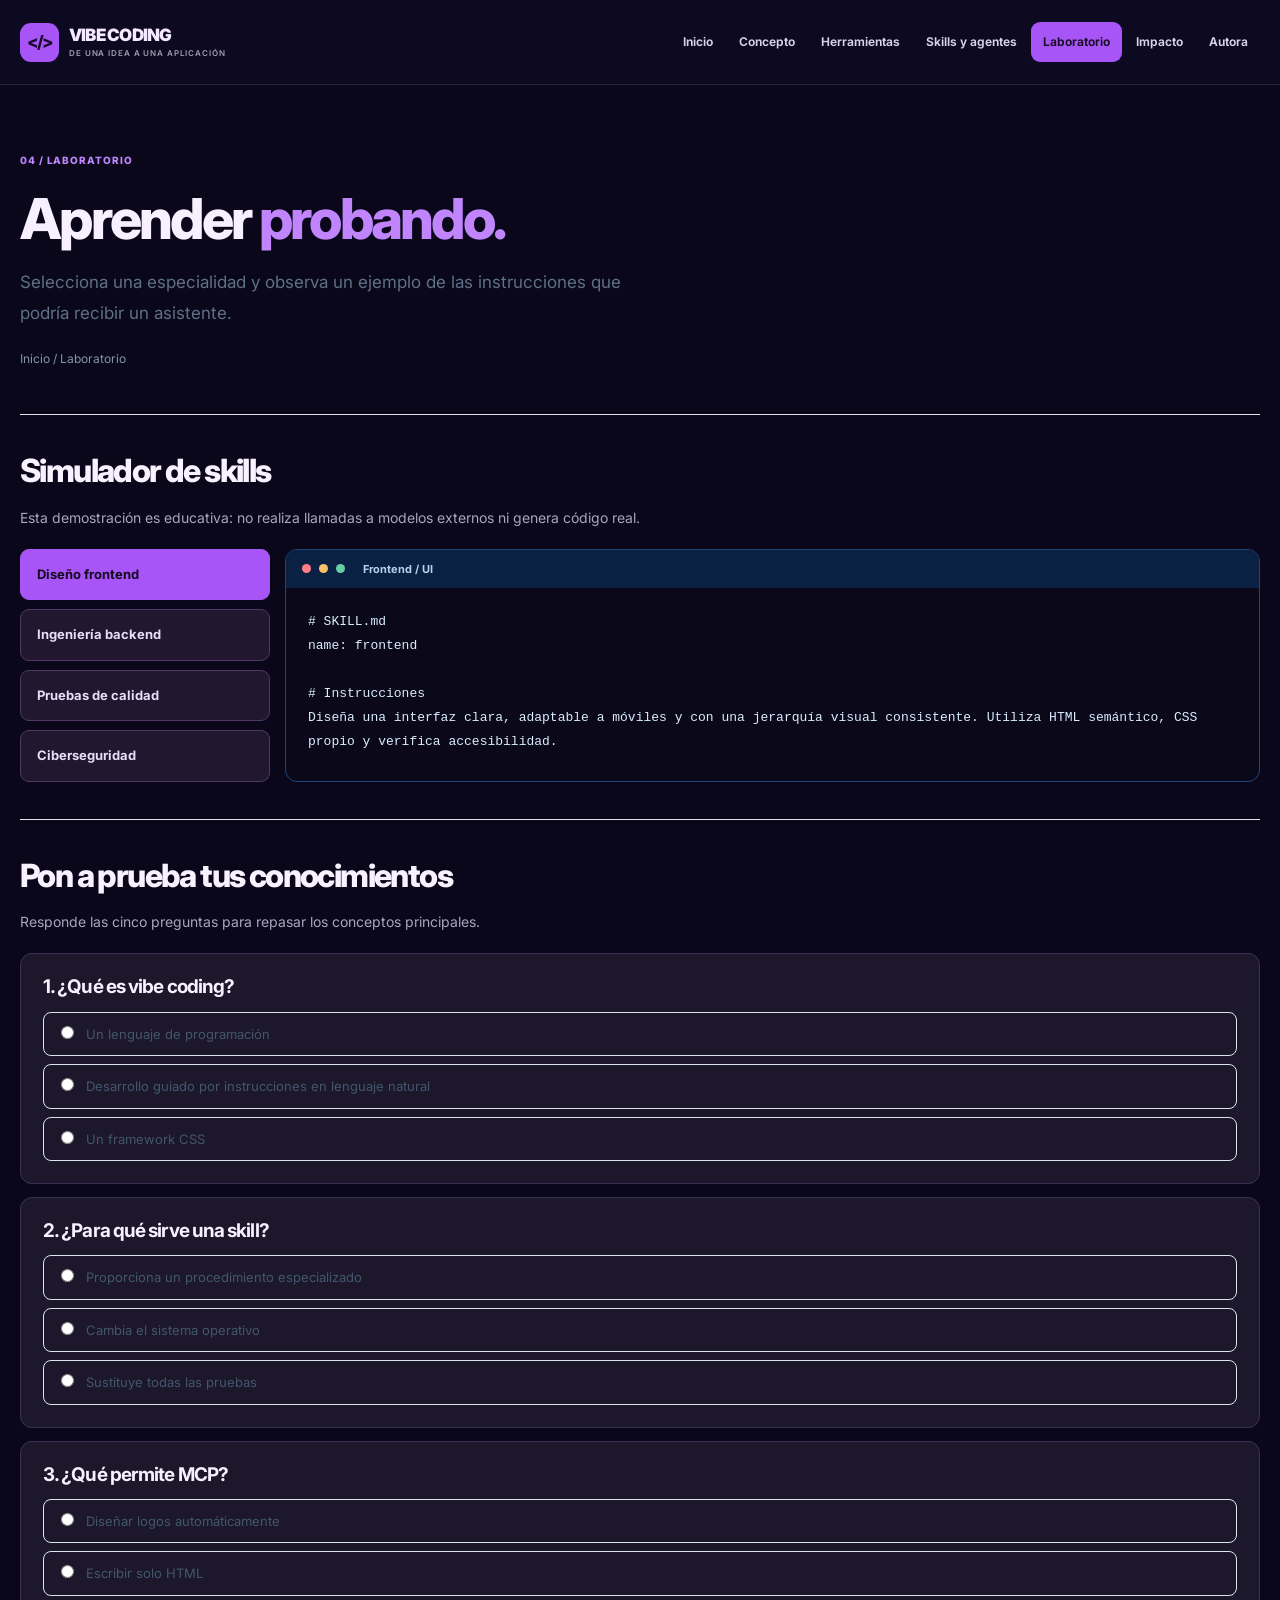
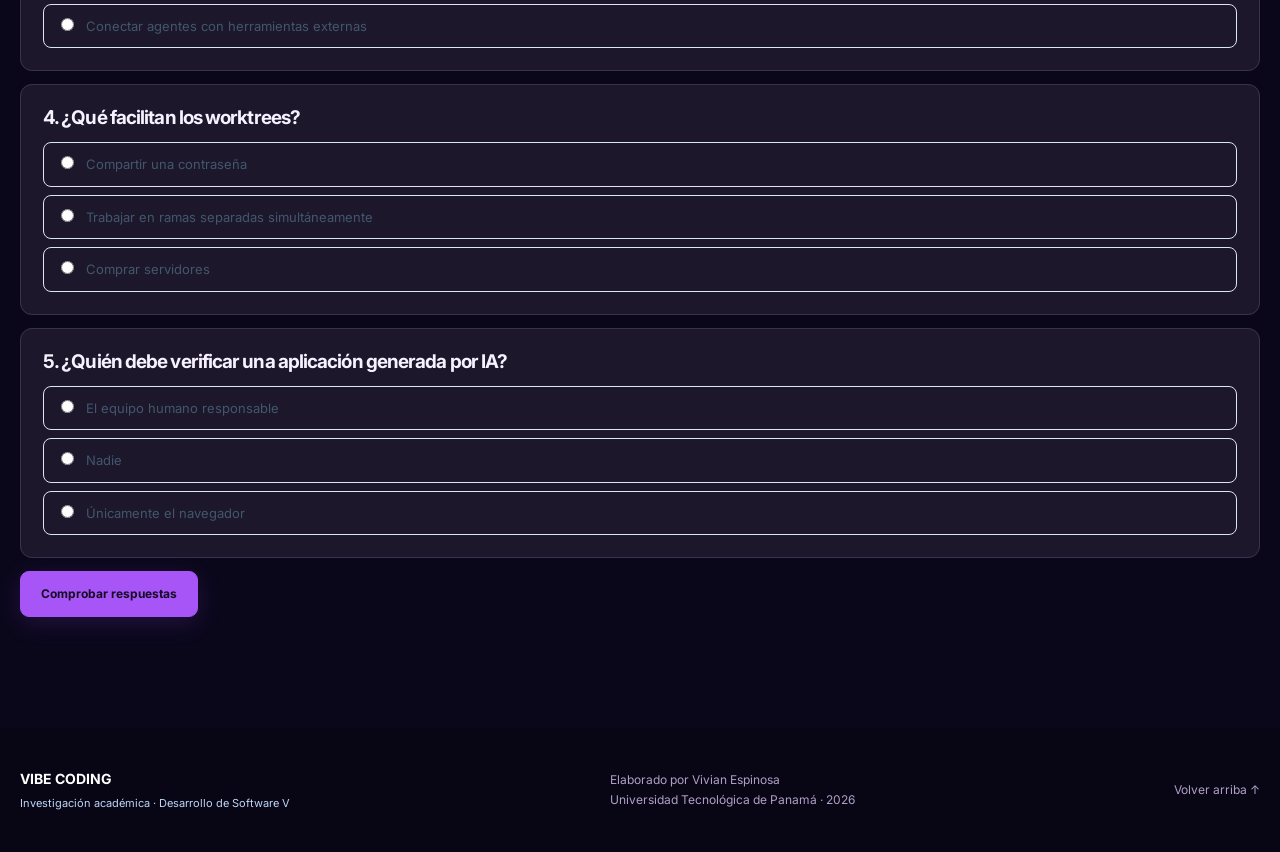
<file: laboratorio.html>
<!DOCTYPE html>
<html lang="es">
 <head>
  <meta charset="utf-8"/>
  <meta content="width=device-width,initial-scale=1" name="viewport"/>
  <meta content="Sitio educativo de Vivian Espinosa sobre Vibe Coding, desarrollo con inteligencia artificial y agentes." name="description"/>
  <title>
   Laboratorio | Vibe Coding
  </title>
  <link href="css/estilos.css" rel="stylesheet"/>
  <script defer="" src="js/app.js">
  </script>
 </head>
 <body>
  <a class="skip-link" href="#contenido">
   Saltar al contenido
  </a>
  <header class="site-header">
   <div class="container header-layout">
    <a class="brand" href="index.html">
     <span class="brand-icon">
      &lt;/&gt;
     </span>
     <span>
      VIBE CODING
      <span class="brand-subtitle">
       De una idea a una aplicaci&oacute;n
      </span>
     </span>
    </a>
    <button aria-controls="menu" aria-expanded="false" class="nav-toggle" type="button">
     Men&uacute; ☰
    </button>
    <nav aria-label="Navegaci&oacute;n principal" id="menu">
     <ul class="nav-list">
      <li>
       <a class="" href="index.html">
        Inicio
       </a>
      </li>
      <li>
       <a class="" href="concepto.html">
        Concepto
       </a>
      </li>
      <li>
       <a class="" href="herramientas.html">
        Herramientas
       </a>
      </li>
      <li>
       <a class="" href="skills.html">
        Skills y agentes
       </a>
      </li>
      <li>
       <a aria-current="page" class="activo" href="laboratorio.html">
        Laboratorio
       </a>
      </li>
      <li>
       <a class="" href="impacto.html">
        Impacto
       </a>
      </li>
      <li>
       <a class="" href="autor.html">
        Autora
       </a>
      </li>
     </ul>
    </nav>
   </div>
  </header>
  <main class="container" id="contenido">
   <section class="page-intro">
    <p class="eyebrow">
     04 / LABORATORIO
    </p>
    <h1>
     Aprender
     <span>
      probando.
     </span>
    </h1>
    <p class="lead">
     Selecciona una especialidad y observa un ejemplo de las instrucciones que podr&iacute;a recibir un asistente.
    </p>
    <p class="breadcrumb">
     <a href="index.html">
      Inicio
     </a>
     / Laboratorio
    </p>
   </section>
   <div class="content-area">
    <section class="content-block">
     <h2>
      Simulador de skills
     </h2>
     <p style="margin-bottom:20px">
      Esta demostraci&oacute;n es educativa: no realiza llamadas a modelos externos ni genera c&oacute;digo real.
     </p>
     <div class="lab-layout">
      <div class="lab-options">
       <button aria-pressed="true" class="lab-option active" data-role="frontend" type="button">
        Dise&ntilde;o frontend
       </button>
       <button aria-pressed="false" class="lab-option" data-role="backend" type="button">
        Ingenier&iacute;a backend
       </button>
       <button aria-pressed="false" class="lab-option" data-role="qa" type="button">
        Pruebas de calidad
       </button>
       <button aria-pressed="false" class="lab-option" data-role="seguridad" type="button">
        Ciberseguridad
       </button>
      </div>
      <div class="terminal">
       <div class="terminal-head">
        <span class="dot">
        </span>
        <span class="dot">
        </span>
        <span class="dot">
        </span>
        <span id="role-title" style="margin-left:10px">
         Frontend / UI
        </span>
       </div>
       <pre id="skill-code"># SKILL.md
name: frontend

# Instrucciones
Dise&ntilde;a una interfaz clara, adaptable a m&oacute;viles y con una jerarqu&iacute;a visual consistente. Utiliza HTML sem&aacute;ntico, CSS propio y verifica accesibilidad.</pre>
      </div>
     </div>
    </section>
    <section class="content-block">
     <h2>
      Pon a prueba tus conocimientos
     </h2>
     <p style="margin-bottom:20px">
      Responde las cinco preguntas para repasar los conceptos principales.
     </p>
     <form id="quiz">
      <fieldset class="quiz-item">
       <h3>
        1. &iquest;Qu&eacute; es vibe coding?
       </h3>
       <label class="answer">
        <input name="q1" type="radio" value="a"/>
        Un lenguaje de programaci&oacute;n
       </label>
       <label class="answer">
        <input name="q1" type="radio" value="b"/>
        Desarrollo guiado por instrucciones en lenguaje natural
       </label>
       <label class="answer">
        <input name="q1" type="radio" value="c"/>
        Un framework CSS
       </label>
      </fieldset>
      <fieldset class="quiz-item">
       <h3>
        2. &iquest;Para qu&eacute; sirve una skill?
       </h3>
       <label class="answer">
        <input name="q2" type="radio" value="a"/>
        Proporciona un procedimiento especializado
       </label>
       <label class="answer">
        <input name="q2" type="radio" value="b"/>
        Cambia el sistema operativo
       </label>
       <label class="answer">
        <input name="q2" type="radio" value="c"/>
        Sustituye todas las pruebas
       </label>
      </fieldset>
      <fieldset class="quiz-item">
       <h3>
        3. &iquest;Qu&eacute; permite MCP?
       </h3>
       <label class="answer">
        <input name="q3" type="radio" value="a"/>
        Dise&ntilde;ar logos autom&aacute;ticamente
       </label>
       <label class="answer">
        <input name="q3" type="radio" value="b"/>
        Escribir solo HTML
       </label>
       <label class="answer">
        <input name="q3" type="radio" value="c"/>
        Conectar agentes con herramientas externas
       </label>
      </fieldset>
      <fieldset class="quiz-item">
       <h3>
        4. &iquest;Qu&eacute; facilitan los worktrees?
       </h3>
       <label class="answer">
        <input name="q4" type="radio" value="a"/>
        Compartir una contrase&ntilde;a
       </label>
       <label class="answer">
        <input name="q4" type="radio" value="b"/>
        Trabajar en ramas separadas simult&aacute;neamente
       </label>
       <label class="answer">
        <input name="q4" type="radio" value="c"/>
        Comprar servidores
       </label>
      </fieldset>
      <fieldset class="quiz-item">
       <h3>
        5. &iquest;Qui&eacute;n debe verificar una aplicaci&oacute;n generada por IA?
       </h3>
       <label class="answer">
        <input name="q5" type="radio" value="a"/>
        El equipo humano responsable
       </label>
       <label class="answer">
        <input name="q5" type="radio" value="b"/>
        Nadie
       </label>
       <label class="answer">
        <input name="q5" type="radio" value="c"/>
        &Uacute;nicamente el navegador
       </label>
      </fieldset>
      <button class="button" type="submit">
       Comprobar respuestas
      </button>
      <div aria-live="polite" class="quiz-result" id="quiz-result">
      </div>
     </form>
    </section>
   </div>
  </main>
  <footer class="site-footer">
   <div class="container footer-layout">
    <div>
     <strong>
      VIBE CODING
     </strong>
     <small>
      Investigaci&oacute;n acad&eacute;mica &middot; Desarrollo de Software V
     </small>
    </div>
    <p>
     Elaborado por Vivian Espinosa
     <br/>
     Universidad Tecnol&oacute;gica de Panam&aacute; &middot; 2026
    </p>
    <a href="#contenido">
     Volver arriba &uarr;
    </a>
   </div>
  </footer>
 </body>
</html>
</file>
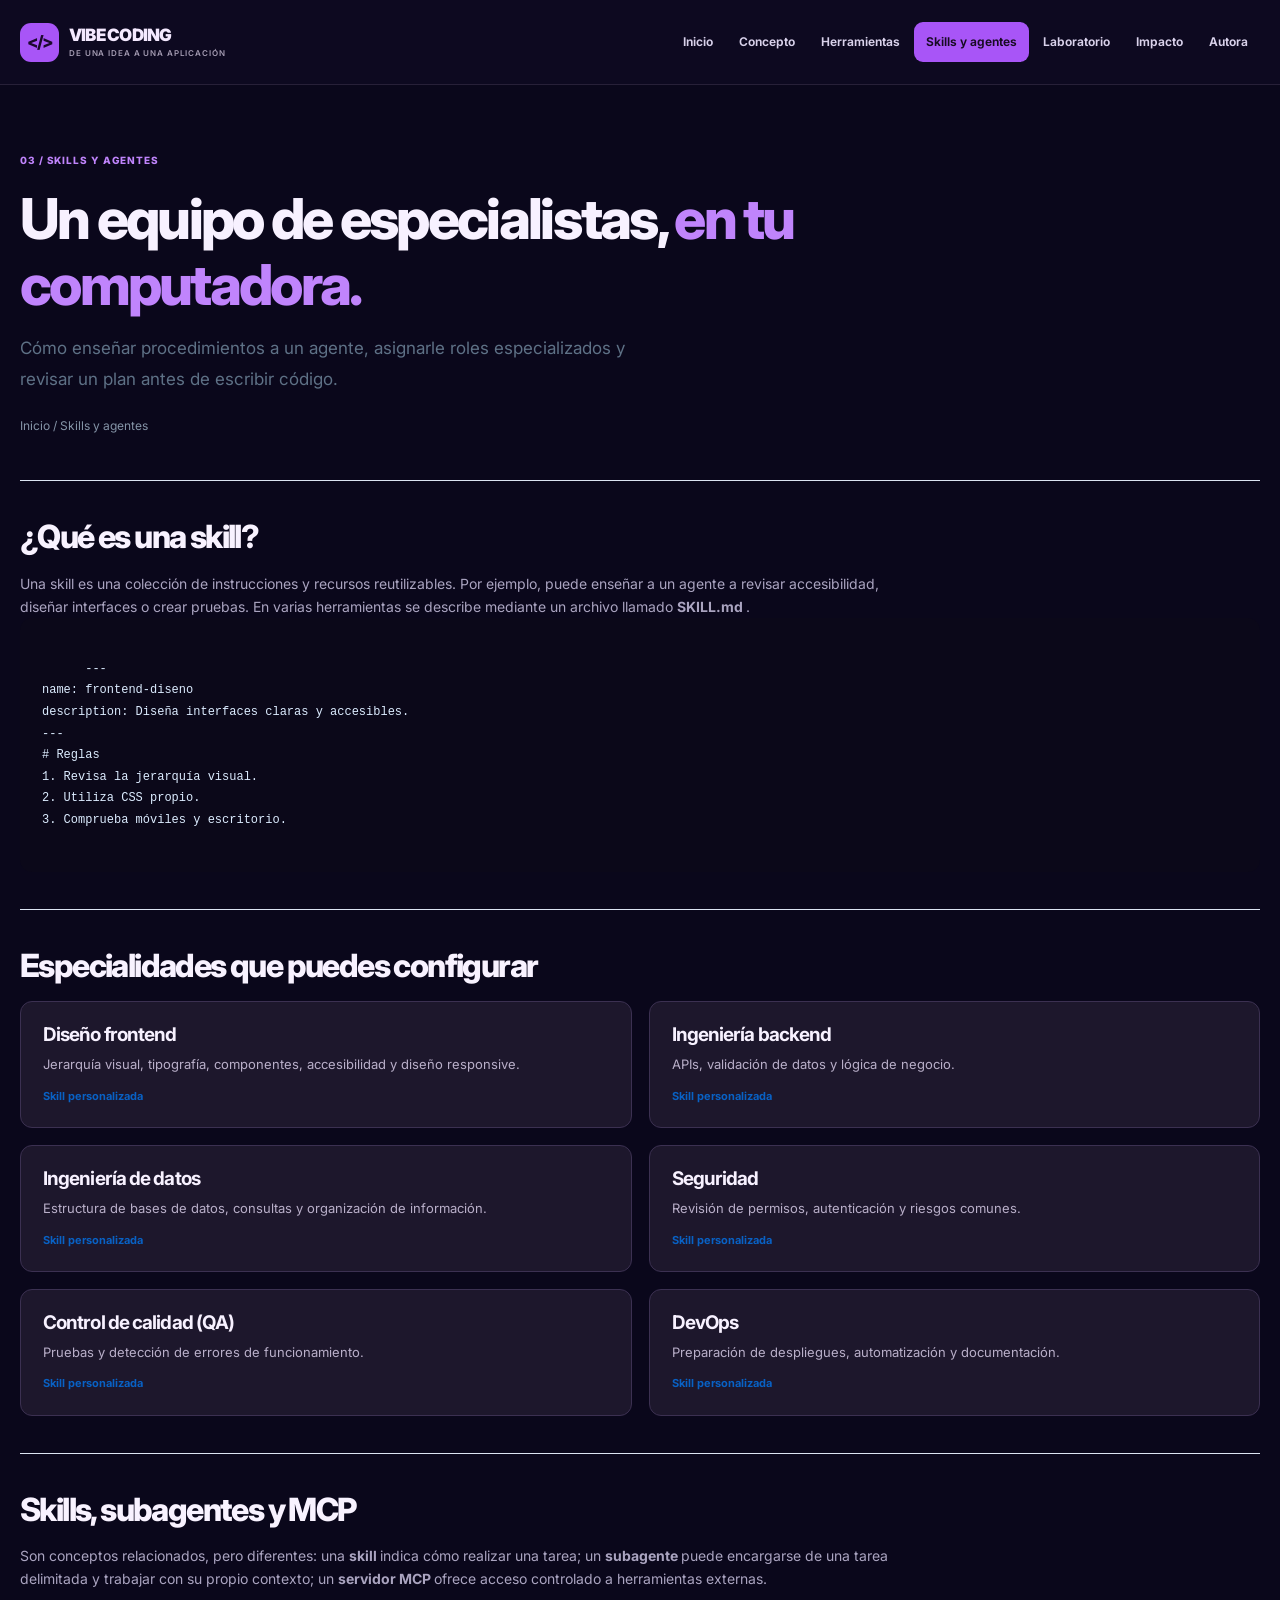
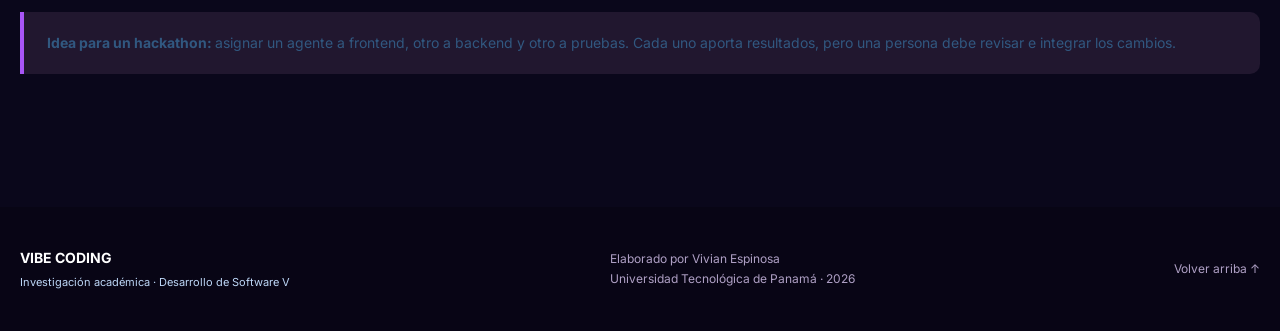
<file: skills.html>
<!DOCTYPE html>
<html lang="es">
 <head>
  <meta charset="utf-8"/>
  <meta content="width=device-width,initial-scale=1" name="viewport"/>
  <meta content="Sitio educativo de Vivian Espinosa sobre Vibe Coding, desarrollo con inteligencia artificial y agentes." name="description"/>
  <title>
   Skills y agentes | Vibe Coding
  </title>
  <link href="css/estilos.css" rel="stylesheet"/>
  <script defer="" src="js/app.js">
  </script>
 </head>
 <body>
  <a class="skip-link" href="#contenido">
   Saltar al contenido
  </a>
  <header class="site-header">
   <div class="container header-layout">
    <a class="brand" href="index.html">
     <span class="brand-icon">
      &lt;/&gt;
     </span>
     <span>
      VIBE CODING
      <span class="brand-subtitle">
       De una idea a una aplicaci&oacute;n
      </span>
     </span>
    </a>
    <button aria-controls="menu" aria-expanded="false" class="nav-toggle" type="button">
     Men&uacute; ☰
    </button>
    <nav aria-label="Navegaci&oacute;n principal" id="menu">
     <ul class="nav-list">
      <li>
       <a class="" href="index.html">
        Inicio
       </a>
      </li>
      <li>
       <a class="" href="concepto.html">
        Concepto
       </a>
      </li>
      <li>
       <a class="" href="herramientas.html">
        Herramientas
       </a>
      </li>
      <li>
       <a aria-current="page" class="activo" href="skills.html">
        Skills y agentes
       </a>
      </li>
      <li>
       <a class="" href="laboratorio.html">
        Laboratorio
       </a>
      </li>
      <li>
       <a class="" href="impacto.html">
        Impacto
       </a>
      </li>
      <li>
       <a class="" href="autor.html">
        Autora
       </a>
      </li>
     </ul>
    </nav>
   </div>
  </header>
  <main class="container" id="contenido">
   <section class="page-intro">
    <p class="eyebrow">
     03 / SKILLS Y AGENTES
    </p>
    <h1>
     Un equipo de especialistas,
     <span>
      en tu computadora.
     </span>
    </h1>
    <p class="lead">
     C&oacute;mo ense&ntilde;ar procedimientos a un agente, asignarle roles especializados y revisar un plan antes de escribir c&oacute;digo.
    </p>
    <p class="breadcrumb">
     <a href="index.html">
      Inicio
     </a>
     / Skills y agentes
    </p>
   </section>
   <div class="content-area">
    <section class="content-block">
     <h2>
      &iquest;Qu&eacute; es una skill?
     </h2>
     <p>
      Una skill es una colecci&oacute;n de instrucciones y recursos reutilizables. Por ejemplo, puede ense&ntilde;ar a un agente a revisar accesibilidad, dise&ntilde;ar interfaces o crear pruebas. En varias herramientas se describe mediante un archivo llamado
      <strong>
       SKILL.md
      </strong>
      .
     </p>
     <div class="code-sample">
      ---
name: frontend-diseno
description: Dise&ntilde;a interfaces claras y accesibles.
---
# Reglas
1. Revisa la jerarqu&iacute;a visual.
2. Utiliza CSS propio.
3. Comprueba m&oacute;viles y escritorio.
     </div>
    </section>
    <section class="content-block">
     <h2>
      Especialidades que puedes configurar
     </h2>
     <div class="feature-grid">
      <article class="feature">
       <h3>
        Dise&ntilde;o frontend
       </h3>
       <p>
        Jerarqu&iacute;a visual, tipograf&iacute;a, componentes, accesibilidad y dise&ntilde;o responsive.
       </p>
       <small>
        Skill personalizada
       </small>
      </article>
      <article class="feature">
       <h3>
        Ingenier&iacute;a backend
       </h3>
       <p>
        APIs, validaci&oacute;n de datos y l&oacute;gica de negocio.
       </p>
       <small>
        Skill personalizada
       </small>
      </article>
      <article class="feature">
       <h3>
        Ingenier&iacute;a de datos
       </h3>
       <p>
        Estructura de bases de datos, consultas y organizaci&oacute;n de informaci&oacute;n.
       </p>
       <small>
        Skill personalizada
       </small>
      </article>
      <article class="feature">
       <h3>
        Seguridad
       </h3>
       <p>
        Revisi&oacute;n de permisos, autenticaci&oacute;n y riesgos comunes.
       </p>
       <small>
        Skill personalizada
       </small>
      </article>
      <article class="feature">
       <h3>
        Control de calidad (QA)
       </h3>
       <p>
        Pruebas y detecci&oacute;n de errores de funcionamiento.
       </p>
       <small>
        Skill personalizada
       </small>
      </article>
      <article class="feature">
       <h3>
        DevOps
       </h3>
       <p>
        Preparaci&oacute;n de despliegues, automatizaci&oacute;n y documentaci&oacute;n.
       </p>
       <small>
        Skill personalizada
       </small>
      </article>
     </div>
    </section>
    <section class="content-block">
     <h2>
      Skills, subagentes y MCP
     </h2>
     <p>
      Son conceptos relacionados, pero diferentes: una
      <strong>
       skill
      </strong>
      indica c&oacute;mo realizar una tarea; un
      <strong>
       subagente
      </strong>
      puede encargarse de una tarea delimitada y trabajar con su propio contexto; un
      <strong>
       servidor MCP
      </strong>
      ofrece acceso controlado a herramientas externas.
     </p>
     <div class="soft-box">
      <p>
       <strong>
        Idea para un hackathon:
       </strong>
       asignar un agente a frontend, otro a backend y otro a pruebas. Cada uno aporta resultados, pero una persona debe revisar e integrar los cambios.
      </p>
     </div>
    </section>
   </div>
  </main>
  <footer class="site-footer">
   <div class="container footer-layout">
    <div>
     <strong>
      VIBE CODING
     </strong>
     <small>
      Investigaci&oacute;n acad&eacute;mica &middot; Desarrollo de Software V
     </small>
    </div>
    <p>
     Elaborado por Vivian Espinosa
     <br/>
     Universidad Tecnol&oacute;gica de Panam&aacute; &middot; 2026
    </p>
    <a href="#contenido">
     Volver arriba &uarr;
    </a>
   </div>
  </footer>
 </body>
</html>
</file>
<file: css/estilos.css>
@import url('https://fonts.googleapis.com/css2?family=Inter:wght@400;500;600;700;800;900&display=swap');
:root {
  --azul:#0646aa;
  --azul-oscuro:#073577;
  --azul-suave:#eaf2fe;
  --celeste:#74b6ff;
  --texto:#14243b;
  --gris:#607187;
  --borde:#dce6f2;
  --fondo:#fff;
  --ancho:1130px
}
* {
  box-sizing:border-box
}
html {
  scroll-behavior:smooth
}
body {
  margin:0;
  color:var(--texto);
  background:#fff;
  font-family:'Inter','Segoe UI',Arial,sans-serif;
  font-size:15px;
  line-height:1.65
}
h1,h2,h3,p,figure {
  margin:0
}
h1,h2,h3 {
  line-height:1.18;
  letter-spacing:-.035em
}
h1 {
  font-size:clamp(2.55rem,4.8vw,4.6rem);
  font-weight:800
}
h2 {
  font-size:clamp(1.7rem,2.6vw,2.45rem);
  font-weight:800
}
h3 {
  font-size:1.18rem
}
p {
  color:var(--gris)
}
a {
  color:var(--azul)
}
a:hover {
  color:var(--azul-oscuro)
}
button,input {
  font:inherit
}
button {
  cursor:pointer
}
img {
  display:block;
  max-width:100%
}
.container {
  width:min(var(--ancho),calc(100% - 42px));
  margin-left:auto;
  margin-right:auto
}
.skip-link {
  position:absolute;
  top:-70px;
  left:16px;
  background:#fff;
  color:#003f9c;
  padding:10px 15px;
  z-index:99
}
.skip-link:focus {
  top:12px
}
.site-header {
  background:#0845a1;
  color:#fff;
  position:relative;
  z-index:10;
  border-bottom:4px solid #70b1ff
}
.header-layout {
  min-height:94px;
  display:flex;
  justify-content:space-between;
  align-items:center;
  gap:22px
}
.brand {
  color:#fff;
  text-decoration:none;
  display:flex;
  align-items:center;
  gap:12px;
  font-weight:900;
  font-size:19px;
  letter-spacing:-.04em;
  white-space:nowrap;
  line-height:1.1
}
.brand:hover {
  color:#fff
}
.brand-icon {
  background:#fff;
  color:#0646aa;
  width:42px;
  height:42px;
  border-radius:10px;
  display:grid;
  place-items:center;
  font-weight:800;
  font-size:17px;
  letter-spacing:-.1em
}
.brand-subtitle {
  display:block;
  color:#cee1fc;
  font-size:9px;
  text-transform:uppercase;
  letter-spacing:.15em;
  font-weight:600;
  margin-top:5px
}
.nav-list {
  padding:0;
  margin:0;
  list-style:none;
  display:flex;
  gap:2px;
  align-items:center;
  flex-wrap:wrap
}
.nav-list a {
  color:#e3efff;
  display:block;
  padding:10px 12px;
  text-decoration:none;
  font-size:12px;
  font-weight:600;
  border-radius:7px;
  transition:background .15s
}
.nav-list a:hover {
  background:#1c5cb4;
  color:#fff
}
.nav-list a.activo {
  background:#fff;
  color:#0646aa
}
.nav-toggle {
  display:none;
  background:#fff;
  color:#0646aa;
  border:0;
  border-radius:8px;
  padding:9px 13px;
  font-weight:700
}
.eyebrow {
  font-weight:800;
  text-transform:uppercase;
  letter-spacing:.15em;
  color:#0a60c4;
  font-size:11px;
  margin-bottom:17px
}
.hero {
  padding:70px 0 63px;
  display:grid;
  grid-template-columns:1.04fr .96fr;
  gap:58px;
  align-items:center;
  border-bottom:1px solid var(--borde)
}
.hero h1 span,.page-intro h1 span {
  color:#0754b9
}
.lead {
  font-size:17px;
  max-width:610px;
  margin-top:22px;
  line-height:1.8
}
.hero .note {
  font-size:12px;
  color:#7b8ca1;
  margin-top:25px
}
.actions {
  display:flex;
  align-items:center;
  gap:24px;
  flex-wrap:wrap;
  margin-top:29px
}
.button {
  display:inline-flex;
  align-items:center;
  justify-content:center;
  gap:12px;
  background:var(--azul);
  color:#fff;
  text-decoration:none;
  border:2px solid var(--azul);
  border-radius:9px;
  padding:11px 19px;
  font-weight:700;
  font-size:13px
}
.button:hover {
  background:#003b94;
  border-color:#003b94;
  color:#fff
}
.button.secondary {
  background:#fff;
  color:#0646aa
}
.button.secondary:hover {
  background:#eaf2fe
}
.text-link {
  color:var(--azul);
  font-weight:700;
  text-decoration:none;
  font-size:13px
}
.text-link:hover {
  text-decoration:underline
}
.hero-figure img {
  width:100%;
  border:1px solid #d0e0f3;
  border-radius:15px;
  background:#f5f9ff;
  box-shadow:0 15px 37px rgba(11,55,123,.08)
}
figcaption {
  color:#7c8a99;
  font-size:11px;
  margin-top:10px
}
.section {
  padding:69px 0
}
.section.alt {
  background:#f7faff;
  border-top:1px solid #e7eef9;
  border-bottom:1px solid #e7eef9
}
.section-heading {
  max-width:760px;
  margin-bottom:29px
}
.section-heading>p:last-child {
  margin-top:12px
}
.card-list {
  display:grid;
  grid-template-columns:repeat(3,minmax(0,1fr));
  gap:17px
}
.card {
  border:1px solid var(--borde);
  background:#fff;
  border-radius:13px;
  padding:26px;
  min-height:228px;
  display:flex;
  flex-direction:column;
  align-items:flex-start;
  transition:border-color .2s,transform .2s
}
.card:hover {
  border-color:#a9c6e9;
  transform:translateY(-2px)
}
.card p {
  margin:13px 0 18px;
  font-size:13px
}
.card .text-link {
  margin-top:auto
}
.card-number {
  color:#0a58b8;
  font-size:10px;
  font-weight:800;
  letter-spacing:.09em;
  margin-bottom:17px
}
.thin-heading {
  border-left:4px solid #0c5cc1;
  padding-left:18px
}
.page-intro {
  padding:67px 0 45px;
  max-width:850px
}
.page-intro h1 {
  font-size:clamp(2.35rem,4.4vw,4rem)
}
.page-intro .lead {
  margin-top:15px
}
.breadcrumb {
  margin-top:21px;
  font-size:12px;
  color:#8594a7
}
.breadcrumb a {
  text-decoration:none
}
.content-area {
  padding-bottom:74px
}
.content-block {
  padding:37px 0;
  border-top:1px solid var(--borde)
}
.content-block h2 {
  font-size:clamp(1.55rem,2.5vw,2.25rem);
  margin-bottom:16px
}
.content-block>p,.content-block .body-copy {
  max-width:870px
}
.content-block p+p {
  margin-top:13px
}
.split {
  display:grid;
  grid-template-columns:1fr 1fr;
  gap:30px;
  align-items:center
}
.panel {
  border:1px solid var(--borde);
  border-radius:13px;
  background:#f8fbff;
  padding:25px
}
.panel p {
  font-size:13px
}
.panel h3 {
  margin-bottom:13px
}
.soft-box {
  background:var(--azul-suave);
  border-left:4px solid var(--azul);
  padding:19px 23px;
  margin:22px 0;
  border-radius:0 10px 10px 0
}
.soft-box p {
  color:#315880
}
.list-clean {
  padding-left:20px;
  color:var(--gris)
}
.list-clean li {
  margin-bottom:10px
}
.simple-table {
  border-collapse:collapse;
  width:100%;
  margin:20px 0
}
.simple-table th {
  text-align:left;
  background:#eaf2fe;
  color:#053e8d;
  font-size:12px
}
.simple-table td,.simple-table th {
  padding:14px 16px;
  border:1px solid var(--borde);
  vertical-align:top
}
.simple-table td {
  font-size:13px;
  color:#546b83
}
.feature-grid {
  display:grid;
  grid-template-columns:repeat(2,minmax(0,1fr));
  gap:17px
}
.feature {
  padding:22px;
  border:1px solid var(--borde);
  border-radius:13px;
  background:#fff
}
.feature p {
  font-size:13px;
  margin-top:8px
}
.feature small {
  display:block;
  margin-top:11px;
  font-size:11px;
  color:#0961c4;
  font-weight:700
}
.tool-cards {
  display:grid;
  grid-template-columns:repeat(2,minmax(0,1fr));
  gap:17px
}
.tool {
  border:1px solid var(--borde);
  padding:24px;
  border-radius:13px;
  background:#fff
}
.tool-top {
  display:flex;
  gap:13px;
  align-items:center;
  margin-bottom:15px
}
.tool-ico {
  display:grid;
  place-items:center;
  background:#eaf2ff;
  color:#0b59bc;
  width:43px;
  height:43px;
  border-radius:10px;
  font-weight:800
}
.tool p {
  font-size:13px
}
.tool a {
  display:inline-block;
  font-size:12px;
  margin-top:14px;
  font-weight:700;
  text-decoration:none
}
.filter-row {
  display:flex;
  flex-wrap:wrap;
  gap:8px;
  margin-bottom:25px
}
.chip {
  border:1px solid #c7d9ef;
  border-radius:7px;
  background:#fff;
  color:#1251a4;
  padding:8px 14px;
  font-size:12px;
  font-weight:700
}
.chip.active {
  background:#074aa9;
  color:#fff;
  border-color:#074aa9
}
.hidden-tool {
  display:none
}
.terminal {
  background:#102b52;
  color:#d9edff;
  border-radius:12px;
  overflow:hidden;
  border:1px solid #1d4679
}
.terminal-head {
  background:#0a2143;
  padding:10px 16px;
  color:#b9d0ec;
  font-size:11px;
  font-weight:700;
  display:flex;
  gap:8px;
  align-items:center
}
.dot {
  width:9px;
  height:9px;
  border-radius:50%;
  background:#ff7e87
}
.dot:nth-child(2) {
  background:#f7c268
}
.dot:nth-child(3) {
  background:#66cda4
}
.terminal pre {
  white-space:pre-wrap;
  overflow-wrap:anywhere;
  font:13px/1.85 Consolas,'Courier New',monospace;
  padding:22px;
  margin:0;
  color:#d9edff
}
.lab-layout {
  display:grid;
  grid-template-columns:250px 1fr;
  gap:15px
}
.lab-options {
  display:grid;
  gap:9px;
  align-content:start
}
.lab-option {
  padding:14px 16px;
  text-align:left;
  background:#f6f9fd;
  border:1px solid var(--borde);
  border-radius:9px;
  color:#153457;
  font-size:13px;
  font-weight:700
}
.lab-option.active {
  background:#0b4da8;
  color:white;
  border-color:#0b4da8
}
.quiz-item {
  border:1px solid var(--borde);
  border-radius:12px;
  padding:22px;
  margin:0 0 13px
}
.quiz-item h3 {
  margin-bottom:13px
}
.answer {
  display:block;
  margin-top:8px;
  border:1px solid #dce6f2;
  border-radius:8px;
  padding:10px 12px;
  font-size:13px;
  cursor:pointer;
  color:#42576c
}
.answer:has(input:checked) {
  background:#eef5ff;
  border-color:#74a8e6
}
.answer input {
  margin-right:8px;
  accent-color:#0b53b6
}
.quiz-result {
  display:none;
  padding:18px;
  background:#eaf3ff;
  border-radius:9px;
  font-weight:700;
  color:#0d4aa3;
  margin-top:15px
}
.quiz-result.visible {
  display:block
}
.author {
  display:grid;
  grid-template-columns:320px 1fr;
  gap:35px;
  align-items:center
}
.author img {
  width:100%;
  height:320px;
  object-fit:cover;
  object-position:50% 43%;
  border-radius:13px;
  border:1px solid var(--borde)
}
.author h2 {
  margin:8px 0 17px
}
.source-list {
  display:grid;
  grid-template-columns:1fr 1fr;
  gap:10px
}
.source-list a {
  padding:13px 16px;
  border:1px solid var(--borde);
  border-radius:8px;
  text-decoration:none;
  background:#f8fbff;
  font-size:12px;
  line-height:1.5
}
.source-list a:hover {
  border-color:#75a7e7
}
.site-footer {
  background:#083a87;
  color:white;
  padding:31px 0;
  margin-top:10px
}
.footer-layout {
  display:flex;
  justify-content:space-between;
  align-items:center;
  flex-wrap:wrap;
  gap:14px
}
.footer-layout p {
  color:#cbdff8;
  font-size:12px
}
.footer-layout a {
  color:white;
  font-size:12px;
  text-decoration:none
}
.footer-layout a:hover {
  text-decoration:underline
}
.site-footer strong {
  display:block;
  font-size:14px
}
.site-footer small {
  font-size:11px;
  color:#bdd7f7
}
.site-footer .footer-layout>div {
  max-width:320px
}
.image-note {
  padding:13px 16px;
  background:#f0f6ff;
  border-radius:9px;
  border:1px solid #d8e6f8;
  font-size:12px;
  color:#536c87
}
.steps {
  display:grid;
  gap:12px;
  counter-reset:step
}
.step {
  border:1px solid var(--borde);
  background:#fff;
  padding:19px 22px;
  border-radius:10px;
  display:flex;
  gap:20px;
  align-items:flex-start
}
.step:before {
  counter-increment:step;
  content:'0' counter(step);
  font-weight:800;
  font-size:20px;
  color:#0956b5
}
.step p {
  font-size:13px;
  margin-top:6px
}
.code-sample {
  padding:19px 22px;
  border-radius:12px;
  background:#102b52;
  color:#dcecff;
  font:12px/1.8 Consolas,monospace;
  white-space:pre-wrap;
  overflow-wrap:anywhere
}
.mobile-only {
  display:none
}
a:focus-visible,button:focus-visible {
  outline:3px solid #5db3ff;
  outline-offset:4px
}
@media(max-width:1060px) {
  .header-layout {
    flex-wrap:wrap;
    padding:18px 0
  }
  .nav-list a {
    padding:8px 10px
  }
  .hero {
    gap:28px
  }
}
@media(max-width:760px) {
  .container {
    width:calc(100% - 30px)
  }
  .header-layout {
    min-height:75px
  }
  .nav-toggle {
    display:block
  }
  .header-layout nav {
    display:none;
    width:100%
  }
  .header-layout nav.open {
    display:block
  }
  .nav-list {
    flex-direction:column;
    align-items:stretch
  }
  .nav-list a {
    padding:11px 15px
  }
  .hero {
    grid-template-columns:1fr;
    padding:45px 0
  }
  .hero .hero-figure {
    order:-1
  }
  .hero-figure img {
    max-height:350px;
    object-fit:contain
  }
  .section {
    padding:47px 0
  }
  .card-list,.feature-grid,.tool-cards,.split,.author,.source-list,.lab-layout {
    grid-template-columns:1fr
  }
  .page-intro {
    padding:45px 0 30px
  }
  .author img {
    max-width:450px
  }
  .footer-layout {
    align-items:flex-start;
    flex-direction:column;
    gap:18px
  }
  .card {
    min-height:initial
  }
}
@media(prefers-reduced-motion:reduce) {
  html {
    scroll-behavior:auto
  }
  .card {
    transition:none
  }
}
:root {
  --azul:#2464ad;
  --azul-oscuro:#173e70;
  --azul-suave:#eef5fc;
  --celeste:#8dbbe3;
  --texto:#1c304b;
  --gris:#63758a;
  --borde:#dbe6f0;
  --fondo:#fff;
  --ancho:1190px;
}
body {
  background:#fff;
  color:var(--texto)
}
.site-header {
  background:#173f75;
  border:0;
  box-shadow:none;
}
.header-layout {
  min-height:88px;
  gap:15px
}
.brand {
  font-size:18px;
  gap:10px
}
.brand-icon {
  background:#ecf5ff;
  color:#235fa3;
  border-radius:9px;
  width:40px;
  height:40px
}
.brand-subtitle {
  color:#b8d3ec;
  letter-spacing:.11em
}
.nav-list {
  gap:2px;
  flex-wrap:nowrap
}
.nav-list a {
  font-size:11.5px;
  padding:9px 10px;
  color:#e0ecf7;
  border-radius:6px
}
.nav-list a:hover {
  background:#29588a;
  color:#fff
}
.nav-list a.activo {
  background:#f2f7fd;
  color:#183e70
}
.eyebrow {
  color:#377ebc;
  letter-spacing:.12em;
  font-weight:750
}
.hero {
  border-bottom:0;
  padding:80px 0 75px;
  gap:62px
}
.hero h1 span,.page-intro h1 span {
  color:#3475ba
}
.hero h1 {
  font-size:clamp(2.75rem,4.5vw,4.35rem);
  letter-spacing:-.046em
}
.lead {
  color:#5e7186;
  line-height:1.8
}
.hero-figure img {
  border-color:#d5e5f3;
  box-shadow:none;
  background:#f4f8fd;
  border-radius:18px
}
.hero .note {
  color:#7d8da0
}
.button {
  background:#2565af;
  border-color:#2565af;
  border-radius:8px;
  box-shadow:none;
  transition:background-color .2s,border-color .2s,transform .2s
}
.button:hover {
  background:#164c8b;
  border-color:#164c8b;
  transform:translateY(-1px)
}
.button.secondary {
  background:#fff;
  color:#2565af;
  border-color:#b9d2e9
}
.button.secondary:hover {
  background:#f2f7fd
}
.text-link {
  color:#2866aa
}
.section {
  padding:72px 0
}
.section.alt {
  background:#f7fafd;
  border-top:1px solid #ecf1f7;
  border-bottom:1px solid #ecf1f7
}
.card {
  border-color:#e0e9f2;
  border-radius:12px;
  box-shadow:0 6px 20px rgba(35,75,120,.025);
  transition:border-color .2s,background-color .2s,transform .2s
}
.card:hover {
  border-color:#abcce8;
  background:#fcfeff;
  transform:translateY(-2px)
}
.card-number {
  color:#4180bc
}
.thin-heading {
  border-left-color:#72aad7
}
.panel {
  background:#f7fafd;
  border-color:#e0e9f2
}
.soft-box {
  background:#eff6fc;
  border-left-color:#79acd4
}
.simple-table th {
  background:#edf4fb;
  color:#285c92
}
.feature,.tool {
  border-color:#e0e9f2
}
.tool-ico {
  background:#e8f2fc;
  color:#2868ab
}
.chip {
  border-color:#ccdeed;
  color:#245c95
}
.chip.active,.lab-option.active {
  background:#225e9f;
  border-color:#225e9f;
  color:#fff
}
.answer:has(input:checked) {
  background:#eff6fc;
  border-color:#8db6d8
}
.quiz-result {
  background:#eff6fc;
  color:#205c9b
}
.site-footer {
  background:#153d70;
  margin-top:0;
  border:0
}
.source-list a {
  background:#f8fbfe
}
.author img {
  border-color:#dce8f2
}
@media(max-width:1100px) {
  .nav-list {
    flex-wrap:wrap
  }
  .nav-list a {
    padding:8px 9px
  }
}
@media(max-width:760px) {
  .hero {
    padding:52px 0
  }
  .header-layout {
    min-height:75px
  }
  .nav-list {
    flex-direction:column;
    align-items:stretch
  }
}
:root {
  --azul:#0055b8;
  --azul-oscuro:#002f78;
  --azul-suave:#edf5ff;
  --celeste:#60c7f5;
  --texto:#172b48;
  --gris:#60748b;
  --borde:#dfebf6;
  --ancho:1190px
}
body {
  background:#fff;
  color:var(--texto)
}
.site-header {
  background:#00469f!important;
  border:0!important;
  box-shadow:none!important
}
.header-layout {
  min-height:84px
}
.brand-icon {
  color:#00469f;
  background:#fff
}
.brand-subtitle {
  color:#bbd9fb
}
.nav-list a {
  color:#eef6ff
}
.nav-list a:hover {
  background:#0d62be
}
.nav-list a.activo {
  background:#fff;
  color:#00469f
}
.hero {
  position:relative;
  isolation:isolate;
  padding:99px 0 104px;
  min-height:590px;
  border:0;
  gap:65px
}
.hero::before {
  content:'';
  position:absolute;
  z-index:-2;
  left:50%;
  transform:translateX(-50%);
  top:0;
  bottom:0;
  width:100vw;
  background:radial-gradient(ellipse 55% 75% at 89% 73%,rgba(0,151,248,.30),transparent 75%),radial-gradient(ellipse 42% 70% at 15% 9%,rgba(35,117,220,.34),transparent 80%),linear-gradient(110deg,#00265e 0%,#003f91 60%,#0056a7 100%);
}
.hero::after {
  content:'';
  position:absolute;
  z-index:-1;
  inset:0;
  left:50%;
  width:100vw;
  transform:translateX(-50%);
  opacity:.48;
  pointer-events:none;
  background-image:linear-gradient(rgba(164,211,255,.16) 1px,transparent 1px),linear-gradient(90deg,rgba(164,211,255,.16) 1px,transparent 1px),radial-gradient(circle,rgba(124,216,255,.9) 1.6px,transparent 2.7px);
  background-size:64px 64px,64px 64px,155px 120px;
  animation:gridDrift 24s linear infinite;
  mask-image:linear-gradient(90deg,transparent 2%,black 40%,black 90%)
}
@keyframes gridDrift {
  from {
    background-position:0 0,0 0,0 0
  }
  to {
    background-position:0 128px,64px 0,310px -120px
  }
}
.hero-copy {
  position:relative;
  z-index:1
}
.hero .eyebrow {
  color:#91d5ff;
  font-size:11px;
  letter-spacing:.17em
}
.hero h1 {
  font-size:clamp(2.9rem,4.7vw,4.8rem);
  color:#fff;
  letter-spacing:-.055em;
  line-height:1.1
}
.hero h1 span {
  color:#a5ddff
}
.hero .lead {
  color:#d7e7f8;
  line-height:1.8;
  max-width:600px;
  font-size:16px
}
.hero .note {
  color:#b6d0ed
}
.hero .button {
  background:#fff;
  color:#00419b;
  border-color:#fff;
  box-shadow:none;
  font-weight:750
}
.hero .button:hover {
  background:#e5f4ff;
  color:#003c90
}
.hero .text-link {
  color:#d5efff;
  text-decoration:none;
  border-bottom:1px solid #8fd7ff;
  padding-bottom:4px
}
.hero .hero-figure {
  position:relative;
  z-index:1
}
.hero-figure img {
  background:rgba(255,255,255,.95);
  border:1px solid #9bc8f3;
  border-radius:15px;
  box-shadow:0 30px 85px rgba(0,14,52,.26)
}
.hero:has(.hero-figure) .hero-figure::before {
  content:'LIVE PREVIEW  /  VIBE CODING';
  display:block;
  color:#cae8ff;
  letter-spacing:.2em;
  font-size:10px;
  font-weight:800;
  margin-bottom:15px
}
.button {
  background:#0058b7;
  border-color:#0058b7;
  color:#fff;
  border-radius:9px
}
.button:hover {
  background:#003b88;
  border-color:#003b88
}
.button.secondary {
  color:#0055b8;
  background:#fff;
  border-color:#a4c7e9
}
.section {
  padding:78px 0
}
.section.alt {
  background:#f5f9fd;
  border-color:#e6f0f9
}
.card {
  background:#fff;
  border:1px solid #dce9f5;
  border-radius:15px;
  box-shadow:0 7px 22px rgba(2,53,111,.035);
  transition:transform .18s,border-color .18s,box-shadow .18s
}
.card:hover {
  transform:translateY(-4px);
  border-color:#9cc6e9;
  box-shadow:0 15px 28px rgba(0,61,136,.07)
}
.card-number {
  color:#0055b8
}
.section-heading h2 {
  letter-spacing:-.04em
}
.eyebrow {
  color:#0058b6
}
.text-link {
  color:#0053aa
}
.site-footer {
  background:#003574
}
.page-intro h1 span {
  color:#0065bc
}
@media(max-width:760px) {
  .hero {
    padding:54px 0 69px;
    min-height:auto;
    gap:25px
  }
  .hero .hero-figure {
    order:0
  }
  .hero h1 {
    font-size:clamp(2.8rem,10vw,4.2rem)
  }
  .hero::after {
    opacity:.24
  }
  .header-layout {
    min-height:74px
  }
}
@media(prefers-reduced-motion:reduce) {
  .hero::after {
    animation:none
  }
}
.hero {
  background:linear-gradient(115deg,#00265e,#00469b);
}
:root {
  --azul:#0753b5;
  --azul-oscuro:#061c45;
  --azul-suave:#eff5ff;
  --celeste:#68b9ed;
  --texto:#14243b;
  --gris:#64748b;
  --borde:#dce5f0
}
.site-header {
  background:#020f2b!important;
  box-shadow:none!important;
  border:0!important
}
.header-layout {
  min-height:90px
}
.brand-icon {
  background:#fff;
  color:#063b83
}
.brand-subtitle {
  color:#b8c7e0
}
.nav-list a {
  color:#eef4ff
}
.nav-list a:hover {
  background:#192e56
}
.nav-list a.activo {
  background:#1d3767;
  color:#fff
}
.hero {
  padding:105px 0 112px;
  min-height:610px
}
.hero::before {
  background:radial-gradient(ellipse 40% 55% at 5% 34%,rgba(1,93,212,.35),transparent 85%),radial-gradient(ellipse 40% 55% at 94% 93%,rgba(91,43,152,.32),transparent 83%),linear-gradient(123deg,#020b1d 0%,#031836 60%,#071d4f 100%)
}
.hero::after {
  background-image:linear-gradient(rgba(107,151,216,.11) 1px,transparent 1px),linear-gradient(90deg,rgba(107,151,216,.11) 1px,transparent 1px),radial-gradient(circle,rgba(101,190,248,.48) 2px,transparent 3px);
  background-size:61px 61px,61px 61px,151px 119px;
  opacity:.53;
  mask-image:linear-gradient(90deg,transparent,black 20%,black 90%)
}
.hero .eyebrow {
  color:#a1b8dc
}
.hero h1 {
  color:#fff
}
.hero h1 span {
  color:#ffd5e2
}
.hero .lead {
  color:#ced7e8
}
.hero .note {
  color:#b6c5dc
}
.hero .button {
  color:#083376;
  background:#fff;
  border-color:#fff
}
.hero .button:hover {
  background:#f3dae5;
  color:#082a5c
}
.hero .text-link {
  color:#f2d9e9;
  border-bottom-color:#f4bfd4
}
.hero-figure img {
  border:1px solid #405783;
  box-shadow:0 20px 60px rgba(0,3,24,.23)
}
.button {
  background:#084faf;
  border-color:#084faf
}
.button:hover {
  background:#003a8f;
  border-color:#003a8f
}
.button.secondary {
  background:#fff;
  border-color:#b3c9e8;
  color:#03499d
}
.section.alt {
  background:#f4f7fc
}
.card {
  border-color:#e0e8f2;
  box-shadow:0 7px 20px rgba(4,25,68,.035)
}
.card:hover {
  border-color:#aac4e9;
  box-shadow:0 15px 28px rgba(4,25,68,.07)
}
.card-number,.eyebrow,.text-link {
  color:#0b54ac
}
.site-footer {
  background:#031b43
}
.page-intro h1 span {
  color:#0c57ae
}
@media (prefers-reduced-motion:reduce) {
  .hero::after {
    animation:none
  }
}
:root {
  --azul:#0052ff;
  --azul-oscuro:#070e22;
  --azul-suave:#edf2ff;
  --celeste:#2563eb;
  --texto:#0b1c32;
  --gris:#65738d;
  --borde:#dce4f2;
  --fondo:#fff;
  --ancho:1220px
}
html {
  scroll-padding-top:90px
}
body {
  background:#fff;
  color:var(--texto);
  font-size:14px;
  line-height:1.65;
  font-family:'Inter','Segoe UI',Arial,sans-serif
}
p {
  color:#65738d
}
.site-header {
  background:#fff!important;
  border:0!important;
  box-shadow:none!important;
  position:sticky;
  top:0;
  z-index:20;
  border-bottom:1px solid #e7edf8!important
}
.header-layout {
  min-height:84px;
  gap:22px
}
.brand {
  color:#0b1c32!important;
  font-size:17px;
  letter-spacing:-.045em
}
.brand-icon {
  background:#0052ff;
  color:#fff;
  border-radius:11px;
  width:39px;
  height:39px
}
.brand-subtitle {
  color:#6a7a92;
  font-size:8px
}
.nav-list {
  gap:2px
}
.nav-list a {
  font-size:12px;
  color:#33415a;
  padding:10px 12px;
  border-radius:9px;
  font-weight:650
}
.nav-list a:hover {
  background:#edf3ff;
  color:#0052ff
}
.nav-list a.activo {
  background:#0052ff;
  color:#fff
}
.nav-toggle {
  background:#0052ff;
  color:#fff
}
h1,h2,h3 {
  letter-spacing:-.048em;
  color:#0b1c32
}
h1 {
  font-weight:800
}
.eyebrow {
  color:#0052ff;
  font-size:10px;
  letter-spacing:.09em;
  font-weight:800
}
.hero {
  background:#f7f9ff!important;
  position:relative;
  isolation:isolate;
  min-height:550px;
  padding:81px 0 90px;
  gap:58px;
  border-bottom:1px solid #e8edf8
}
.hero::before {
  content:'';
  position:absolute;
  z-index:-2;
  inset:0;
  top:0;
  bottom:0;
  left:50%;
  width:100vw;
  transform:translateX(-50%);
  background:radial-gradient(ellipse 35% 50% at 92% 12%,rgba(0,82,255,.09),transparent 80%),linear-gradient(180deg,#f8faff 0%,#f7f9ff 100%)
}
.hero::after {
  content:'';
  position:absolute;
  z-index:-1;
  inset:0;
  left:50%;
  width:100vw;
  transform:translateX(-50%);
  opacity:.27;
  pointer-events:none;
  background-image:linear-gradient(rgba(0,82,255,.10) 1px,transparent 1px),linear-gradient(90deg,rgba(0,82,255,.10) 1px,transparent 1px);
  background-size:72px 72px;
  animation:gridDrift 30s linear infinite;
  mask-image:linear-gradient(90deg,transparent,black 60%,transparent)
}
.hero .eyebrow {
  display:inline-block;
  color:#0052ff;
  background:#edf2ff;
  border:1px solid #d8e4ff;
  padding:5px 11px;
  border-radius:50px;
  font-size:10px;
  letter-spacing:.035em;
  margin-bottom:22px
}
.hero h1 {
  font-size:clamp(2.8rem,4.7vw,4.6rem);
  color:#0b1c32;
  line-height:1.09;
  letter-spacing:-.06em
}
.hero h1 span {
  color:#0052ff
}
.hero .lead {
  font-size:15.5px;
  color:#64748b;
  max-width:540px;
  line-height:1.8;
  margin-top:23px
}
.hero .note {
  color:#748199;
  font-size:11px
}
.hero .actions {
  gap:11px;
  margin-top:28px
}
.button,.hero .button {
  display:inline-flex;
  background:#0052ff;
  color:#fff;
  border:1px solid #0052ff;
  border-radius:9px;
  padding:12px 20px;
  box-shadow:0 5px 12px rgba(0,82,255,.13);
  font-size:12px;
  font-weight:700
}
.button:hover,.hero .button:hover {
  background:#003ad5;
  color:#fff;
  border-color:#003ad5
}
.hero .text-link {
  color:#0045d5;
  background:#fff;
  border:1px solid #dbe4f5;
  border-radius:9px;
  padding:12px 18px;
  text-decoration:none;
  font-size:12px
}
.hero .text-link:hover {
  color:#003bba;
  background:#f0f5ff;
  border-color:#b9ceff
}
.hero:has(.hero-figure) .hero-figure::before {
  display:none
}
.hero-figure {
  margin:0;
  position:relative;
  z-index:1
}
.hero-figure img {
  border:0;
  border-radius:16px;
  box-shadow:0 16px 45px rgba(26,48,83,.10)
}
.hero-figure figcaption {
  font-size:11px;
  color:#7b8ba1
}
.code-demo {
  border:1px solid #dbe3f0;
  border-radius:15px;
  background:#fff;
  box-shadow:0 16px 38px rgba(15,35,78,.08);
  overflow:hidden;
  transform:translateY(-2px)
}
.code-demo-bar {
  display:flex;
  align-items:center;
  gap:7px;
  background:#f6f8fd;
  border-bottom:1px solid #e7edf6;
  padding:12px 14px;
  color:#4e5b77;
  font:10px/1.2 'Inter',sans-serif
}
.code-dot {
  width:8px;
  height:8px;
  border-radius:50%;
  display:inline-block;
  background:#ff6573
}
.code-dot:nth-child(2) {
  background:#ffbd4f
}
.code-dot:nth-child(3) {
  background:#3dc979
}
.code-demo-title {
  margin-left:9px;
  flex:1;
  font-weight:600
}
.code-status {
  font-size:9px;
  color:#0052ff;
  background:#e9f0ff;
  border-radius:30px;
  padding:4px 8px;
  white-space:nowrap
}
.code-demo-prompt {
  padding:15px 17px;
  background:#fafbff;
  border-bottom:1px solid #e5ebf5
}
.code-demo-label {
  font-size:9px;
  font-weight:800;
  color:#0052ff;
  letter-spacing:.08em;
  margin-bottom:8px
}
.code-demo-instruction {
  font-size:11px;
  color:#344765;
  background:#fff;
  border:1px solid #e2e9f5;
  border-radius:8px;
  padding:9px 12px;
  line-height:1.7
}
.code-demo-editor {
  padding:17px 19px 13px;
  background:#fff
}
.code-demo-editor .code-demo-label {
  color:#8c99af
}
.code-demo-editor pre {
  font:11px/1.75 Consolas,'Courier New',monospace;
  color:#172c50;
  margin:7px 0;
  white-space:pre-wrap;
  overflow-wrap:anywhere
}
.code-demo-editor .kw {
  color:#0052ff;
  font-weight:700
}
.code-demo-editor .str {
  color:#16846e
}
.code-demo-footer {
  display:flex;
  justify-content:space-between;
  gap:12px;
  padding:12px 17px;
  background:#f7f9ff;
  border-top:1px solid #e7edf6;
  font-size:10px;
  color:#60708a
}
.code-demo-footer b {
  font-weight:700;
  color:#0052ff
}
.section {
  padding:80px 0
}
.section.alt {
  background:#f7f9ff;
  border-top:1px solid #edf0f8;
  border-bottom:1px solid #edf0f8
}
.section-heading h2,.content-block h2 {
  letter-spacing:-.05em
}
.section-heading>p:last-child {
  color:#687995
}
.card {
  border:1px solid #dfe6f2;
  border-radius:13px;
  min-height:225px;
  padding:28px 27px;
  background:#fff;
  box-shadow:0 4px 13px rgba(20,44,82,.025)
}
.card:hover {
  border-color:#b8c9f2;
  box-shadow:0 12px 25px rgba(20,44,82,.075);
  transform:translateY(-2px)
}
.card-number {
  color:#0052ff;
  letter-spacing:.06em;
  font-size:10px
}
.card h3 {
  font-size:17px
}
.text-link {
  color:#0052ff
}
.text-link:hover {
  color:#0038c4
}
.panel,.tool,.feature,.quiz-item,.step,.source-list a {
  border-color:#dfe6f2;
  border-radius:12px
}
.panel {
  background:#f3f6ff
}
.tool-ico {
  background:#e8efff;
  color:#0052ff
}
.chip.active,.lab-option.active {
  background:#0052ff;
  border-color:#0052ff;
  color:#fff
}
.chip {
  border-color:#d6e1f4;
  color:#0052ff
}
.answer:has(input:checked) {
  background:#edf2ff;
  border-color:#7b9dfb
}
.quiz-result {
  background:#eaf0ff;
  color:#0052ff
}
.code-sample,.terminal {
  background:#0a1831
}
.site-footer {
  background:#070e22;
  border:0;
  padding:39px 0
}
.page-intro h1 span {
  color:#0052ff
}
.thin-heading {
  border-left-color:#0052ff
}
.soft-box {
  background:#edf2ff;
  border-left-color:#0052ff
}
.simple-table th {
  background:#edf2ff;
  color:#0041c9
}
.source-list a {
  background:#f9fbff
}
.author img {
  border:1px solid #dbe4f2
}
@media(max-width:1100px) {
  .nav-list {
    flex-wrap:wrap
  }
  .header-layout {
    padding:12px 0
  }
}
@media(max-width:760px) {
  .header-layout {
    min-height:69px
  }
  .site-header nav {
    background:#fff
  }
  .nav-list a {
    color:#34415b
  }
  .hero {
    min-height:auto;
    padding:46px 0 60px;
    gap:35px
  }
  .hero .hero-figure {
    order:0
  }
  .hero h1 {
    font-size:clamp(2.5rem,11vw,4rem)
  }
  .hero::after {
    opacity:.12
  }
  .section {
    padding:54px 0
  }
  .card {
    min-height:unset
  }
}
@media(prefers-reduced-motion:reduce) {
  .hero::after {
    animation:none
  }
  .card {
    transition:none
  }
}
:root {
  --violet:#A855F7;
  --pink:#C084FC;
  --cyan:#22D3EE;
  --ink:#0A071B;
  --midnight:#171229;
  --surface:#211B34;
  --muted:#AAA4C0;
  --border:#383048
}
html {
  scroll-padding-top:90px
}
body {
  background:#0A071B;
  color:#F3ECFF;
  font-family:'Inter','Segoe UI',Arial,sans-serif
}
body p {
  color:#AAA4C0
}
h1,h2,h3 {
  color:#F7F1FF
}
a {
  color:inherit
}
.site-header {
  background:#0D0920!important;
  border-bottom:1px solid #272038!important;
  box-shadow:none!important
}
.brand,.brand-subtitle {
  color:#F4E9FF!important
}
.brand-subtitle {
  opacity:.65
}
.brand-icon {
  background:#A855F7;
  color:#1C092E
}
.nav-list a {
  color:#D9D2EB!important
}
.nav-list a:hover {
  background:#28213E;
  color:#fff!important
}
.nav-list a.activo {
  background:#A855F7;
  color:#170B22!important
}
.nav-toggle {
  background:#A855F7;
  color:#14091E
}
.hero {
  background:#0A071B!important;
  border-bottom:1px solid #2A2140;
  gap:64px;
  padding:78px 0 100px;
  min-height:655px
}
.hero::before {
  background:radial-gradient(ellipse 43% 60% at 85% 31%,rgba(168,85,247,.18),transparent 77%),radial-gradient(ellipse 48% 60% at 0% 24%,rgba(93,37,172,.18),transparent 78%),#0A071B
}
.hero::after {
  background-image:linear-gradient(rgba(192,132,252,.10) 1px,transparent 1px),linear-gradient(90deg,rgba(192,132,252,.10) 1px,transparent 1px);
  background-size:80px 80px;
  opacity:.34;
  animation:gridDrift 32s linear infinite
}
.hero .eyebrow {
  background:#24143B;
  border:1px solid #4F2D78;
  color:#DDAFFF;
  font-size:10px
}
.hero h1 {
  font-size:clamp(2.75rem,5vw,5.15rem);
  letter-spacing:-.065em;
  line-height:1.08;
  color:#fff
}
.hero h1 span {
  color:#C084FC
}
.hero .lead {
  color:#C8C0D8;
  font-size:16px;
  line-height:1.78;
  max-width:555px
}
.hero .note {
  color:#80768F
}
.button,.hero .button {
  background:#A855F7!important;
  color:#170A26!important;
  border-color:#A855F7!important;
  box-shadow:0 6px 24px #A855F729
}
.button:hover,.hero .button:hover {
  background:#C084FC!important;
  border-color:#C084FC!important
}
.hero .text-link {
  border-color:#3B3151;
  background:#1A142A;
  color:#E7CEFF
}
.hero .text-link:hover {
  background:#29203E;
  color:white;
  border-color:#7D4BBC
}
.code-demo {
  background:#161124;
  border:1px solid #463257;
  box-shadow:0 25px 80px #A855F720,0 12px 40px #0008
}
.code-demo-bar {
  background:#211B33;
  border-color:#3B3052;
  color:#C5B9D8
}
.code-demo-title {
  color:#CFC4E0
}
.code-status {
  background:#3B2153;
  color:#E7BCFF
}
.code-demo-prompt {
  background:#1A1428;
  border-color:#352A48
}
.code-demo-label {
  color:#CC91FF
}
.code-demo-instruction {
  background:#110D1F;
  border:1px solid #382B4C;
  color:#E1D6F0
}
.code-demo-editor {
  background:#0F0B1A
}
.code-demo-editor .code-demo-label {
  color:#837999
}
.code-demo-editor pre {
  color:#E4D8F5
}
.code-demo-editor .kw {
  color:#C084FC
}
.code-demo-editor .str {
  color:#22D3EE
}
.code-demo-footer {
  background:#211930;
  border-color:#382D48;
  color:#BDB1CC
}
.code-demo-footer b {
  color:#DDAFFF
}
.section {
  padding:83px 0;
  background:#0A071B
}
.section.alt {
  background:#110D20;
  border-color:#271E37
}
.section-heading h2,.content-block h2 {
  color:#F8F2FF
}
.section-heading>p:last-child {
  color:#ABA2C1
}
.eyebrow,.card-number {
  color:#C084FC
}
.card {
  background:#1D172C;
  border:1px solid #352B49;
  box-shadow:0 4px 20px #0002;
  min-height:230px
}
.card:hover {
  border-color:#8E52C4;
  box-shadow:0 16px 40px #A855F712
}
.card p {
  color:#B2A8C4
}
.card h3 {
  color:#fff
}
.text-link,.source-list a {
  color:#D7A9FF
}
.text-link:hover {
  color:#22D3EE
}
.panel,.tool,.feature,.quiz-item,.step {
  background:#1D172C!important;
  border-color:#3B3051!important;
  color:#F7F1FF
}
.panel p,.tool p,.feature p,.quiz-item p,.step p {
  color:#B9AFC9
}
.page-intro h1 span {
  color:#C084FC
}
.page-intro {
  color:#fff
}
.thin-heading {
  border-left-color:#A855F7
}
.soft-box {
  background:#21172F;
  border-left-color:#A855F7
}
.chip {
  background:#1B1530;
  border:1px solid #49355E;
  color:#E2CCF5
}
.chip.active,.lab-option.active {
  background:#A855F7;
  border-color:#A855F7;
  color:#150920
}
.lab-option {
  background:#21172F;
  border-color:#513767;
  color:#EBDDFA
}
.answer:has(input:checked) {
  background:#39214E;
  border-color:#A855F7
}
.quiz-result {
  background:#241735;
  color:#E8CEFF
}
.code-sample,.terminal {
  background:#0B0819
}
.simple-table th {
  background:#2B1B42;
  color:#E4C5FA
}
.simple-table td {
  border-color:#352844;
  color:#D6CAE6
}
.source-list a {
  background:#1B1629!important;
  border-color:#392C50
}
.source-list a:hover {
  background:#291F3D!important
}
.author img {
  border:1px solid #503A66
}
.site-footer {
  background:#080515;
  border-color:#30213F
}
.site-footer p,.site-footer a {
  color:#AFA0C5
}
.page-content {
  background:#0A071B
}
.quick-steps {
  display:flex;
  gap:10px;
  flex-wrap:wrap;
  margin:23px 0 0;
  padding:0;
  list-style:none
}
.quick-steps li {
  font-size:11px;
  color:#CFBFE3;
  border:1px solid #46325C;
  border-radius:999px;
  padding:7px 12px;
  background:#1E1430
}
.quick-steps li strong {
  color:#22D3EE;
  font-weight:700
}
.feature-band {
  border-top:1px solid #352544;
  border-bottom:1px solid #352544;
  background:linear-gradient(90deg,#150D24,#110B1C)
}
.feature-inner {
  display:flex;
  gap:24px;
  justify-content:space-between;
  align-items:center;
  padding:20px 0
}
.feature-inner p {
  font-size:13px;
  max-width:820px;
  line-height:1.65
}
.feature-inner strong {
  color:#E7CCFF
}
.feature-inner a {
  color:#22D3EE;
  text-decoration:none;
  font-weight:700;
  font-size:12px;
  white-space:nowrap
}
.knowledge-flow {
  display:grid;
  grid-template-columns:repeat(4,minmax(0,1fr));
  gap:12px;
  margin-top:28px
}
.flow-step {
  background:#1C152B;
  border:1px solid #392A50;
  border-radius:13px;
  padding:19px;
  position:relative
}
.flow-step .flow-num {
  color:#22D3EE;
  font-size:10px;
  font-weight:850;
  letter-spacing:.07em
}
.flow-step h3 {
  font-size:15px;
  margin-top:10px
}
.flow-step p {
  font-size:12px;
  margin-top:9px;
  line-height:1.7
}
.flow-step em {
  color:#D9B7FF;
  font-size:11px;
  display:block;
  margin-top:11px;
  font-style:normal
}
.flow-step:nth-child(3) {
  border-color:#A855F7;
  background:#241636
}
.approval-strip {
  background:#1B142A;
  border:1px solid #453259;
  padding:16px 20px;
  border-radius:12px;
  margin-top:18px;
  display:flex;
  gap:15px;
  align-items:center;
  justify-content:space-between;
  flex-wrap:wrap
}
.approval-strip p {
  font-size:12px;
  max-width:730px
}
.approval-strip strong {
  color:#F4E9FF
}
.approval-strip a {
  font-size:12px;
  color:#22D3EE;
  text-decoration:none;
  font-weight:750
}
.section-heading:before {
  display:none
}
@media(max-width:900px) {
  .knowledge-flow {
    grid-template-columns:repeat(2,1fr)
  }
  .feature-inner {
    flex-direction:column;
    align-items:flex-start;
    gap:8px
  }
}
@media(max-width:760px) {
  .site-header nav {
    background:#130E22
  }
  .nav-list a {
    color:#EBDCFB!important
  }
  .hero {
    gap:34px;
    min-height:0;
    padding:50px 0 72px
  }
  .knowledge-flow {
    grid-template-columns:1fr
  }
  .hero h1 {
    font-size:clamp(2.6rem,10vw,4rem)
  }
  .feature-inner {
    padding:18px 0
  }
}
@media(prefers-reduced-motion:reduce) {
  .hero::after {
    animation:none
  }
}
.card:hover,.card:focus-within,.card:active {
  background:#1D172C!important;
  color:#F7F1FF!important;
  border-color:#8E52C4!important;
  box-shadow:0 16px 40px rgba(168,85,247,.10)!important;
  transform:translateY(-2px)
}
.card:hover p,.card:focus-within p,.card:active p,.card:hover .text-link,.card:focus-within .text-link,.card:active .text-link,.card:hover .card-number,.card:focus-within .card-number,.card:active .card-number {
  color:inherit
}
.card:hover .card-number,.card:focus-within .card-number,.card:active .card-number {
  color:#C084FC!important
}
.card:hover .text-link,.card:focus-within .text-link,.card:active .text-link {
  color:#22D3EE!important
}
.flow-step:nth-child(3) {
  background:#1C152B!important;
  border-color:#392A50!important;
  box-shadow:none!important
}
.flow-step:hover,.flow-step:focus-within,.flow-step:active {
  background:#221935!important;
  border-color:#8E52C4!important
}
::selection {
  background:rgba(168,85,247,.35);
  color:#fff
}
.card ::selection,.flow-step ::selection,.approval-strip ::selection {
  background:rgba(168,85,247,.35);
  color:#fff
}
.section.alt {
  background:#100C1C!important;
  border-top:1px solid #241934!important;
  border-bottom:1px solid #241934!important
}
.approval-strip {
  background:#161023!important;
  border:1px solid #362648!important;
  box-shadow:none!important
}


.container {
  width:min(1320px,calc(100% - 40px));
}
.section,
.feature-band,
.approval-strip,
.knowledge-flow,
.flow-step {
  overflow:visible;
}
.knowledge-flow {
  grid-template-columns:repeat(auto-fit,minmax(250px,1fr));
  align-items:stretch;
}
.flow-step {
  min-height:240px;
  height:auto;
  display:flex;
  flex-direction:column;
  justify-content:flex-start;
}
.flow-step p {
  flex:0 0 auto;
}
.flow-step em {
  margin-top:auto;
  padding-top:14px;
}
.approval-strip {
  display:grid;
  grid-template-columns:minmax(0,1fr) auto;
  align-items:center;
  gap:20px;
}
.approval-strip p {
  max-width:none;
  min-width:0;
}
.feature-inner {
  flex-wrap:wrap;
}
@media (max-width: 900px) {
  .approval-strip {
    grid-template-columns:1fr;
    align-items:flex-start;
  }
}


body {background:#0A071B;}
main.container {background:transparent;}
main.container > .section,
main.container > .section.alt {
  background:transparent!important;
  border:0!important;
  box-shadow:none!important;
  outline:0!important;
  position:relative;
}
main.container > .section.alt {
  padding-top:70px;
  padding-bottom:90px;
}
main.container > .feature-band {
  background:transparent!important;
  border:0!important;
  box-shadow:none!important;
  outline:0!important;
  margin:0;
}
main.container > .feature-band .feature-inner {
  background:transparent!important;
  padding:20px 0;
  border:0!important;
}
main.container > .section.alt .knowledge-flow {
  grid-template-columns:repeat(4,minmax(0,1fr));
  align-items:stretch;
  gap:16px;
  width:100%;
}
main.container > .section.alt .flow-step {
  min-width:0;
  min-height:205px;
  height:auto;
  padding:24px;
}
main.container > .section.alt .flow-step em {
  margin-top:auto;
  padding-top:16px;
}
main.container > .section.alt .approval-strip {
  width:100%;
  margin-top:18px;
  padding:22px 24px;
  border-radius:14px;
  grid-template-columns:minmax(0,1fr) auto;
}
main.container > .section.alt .approval-strip a {white-space:nowrap;}
@media(max-width:1100px) {
  main.container > .section.alt .knowledge-flow {grid-template-columns:repeat(2,minmax(0,1fr));}
}
@media(max-width:700px) {
  main.container > .section.alt .knowledge-flow {grid-template-columns:1fr;}
  main.container > .section.alt .flow-step {min-height:unset;}
  main.container > .section.alt .approval-strip {grid-template-columns:1fr;}
  main.container > .section.alt {padding:56px 0 70px;}
}
</file>
